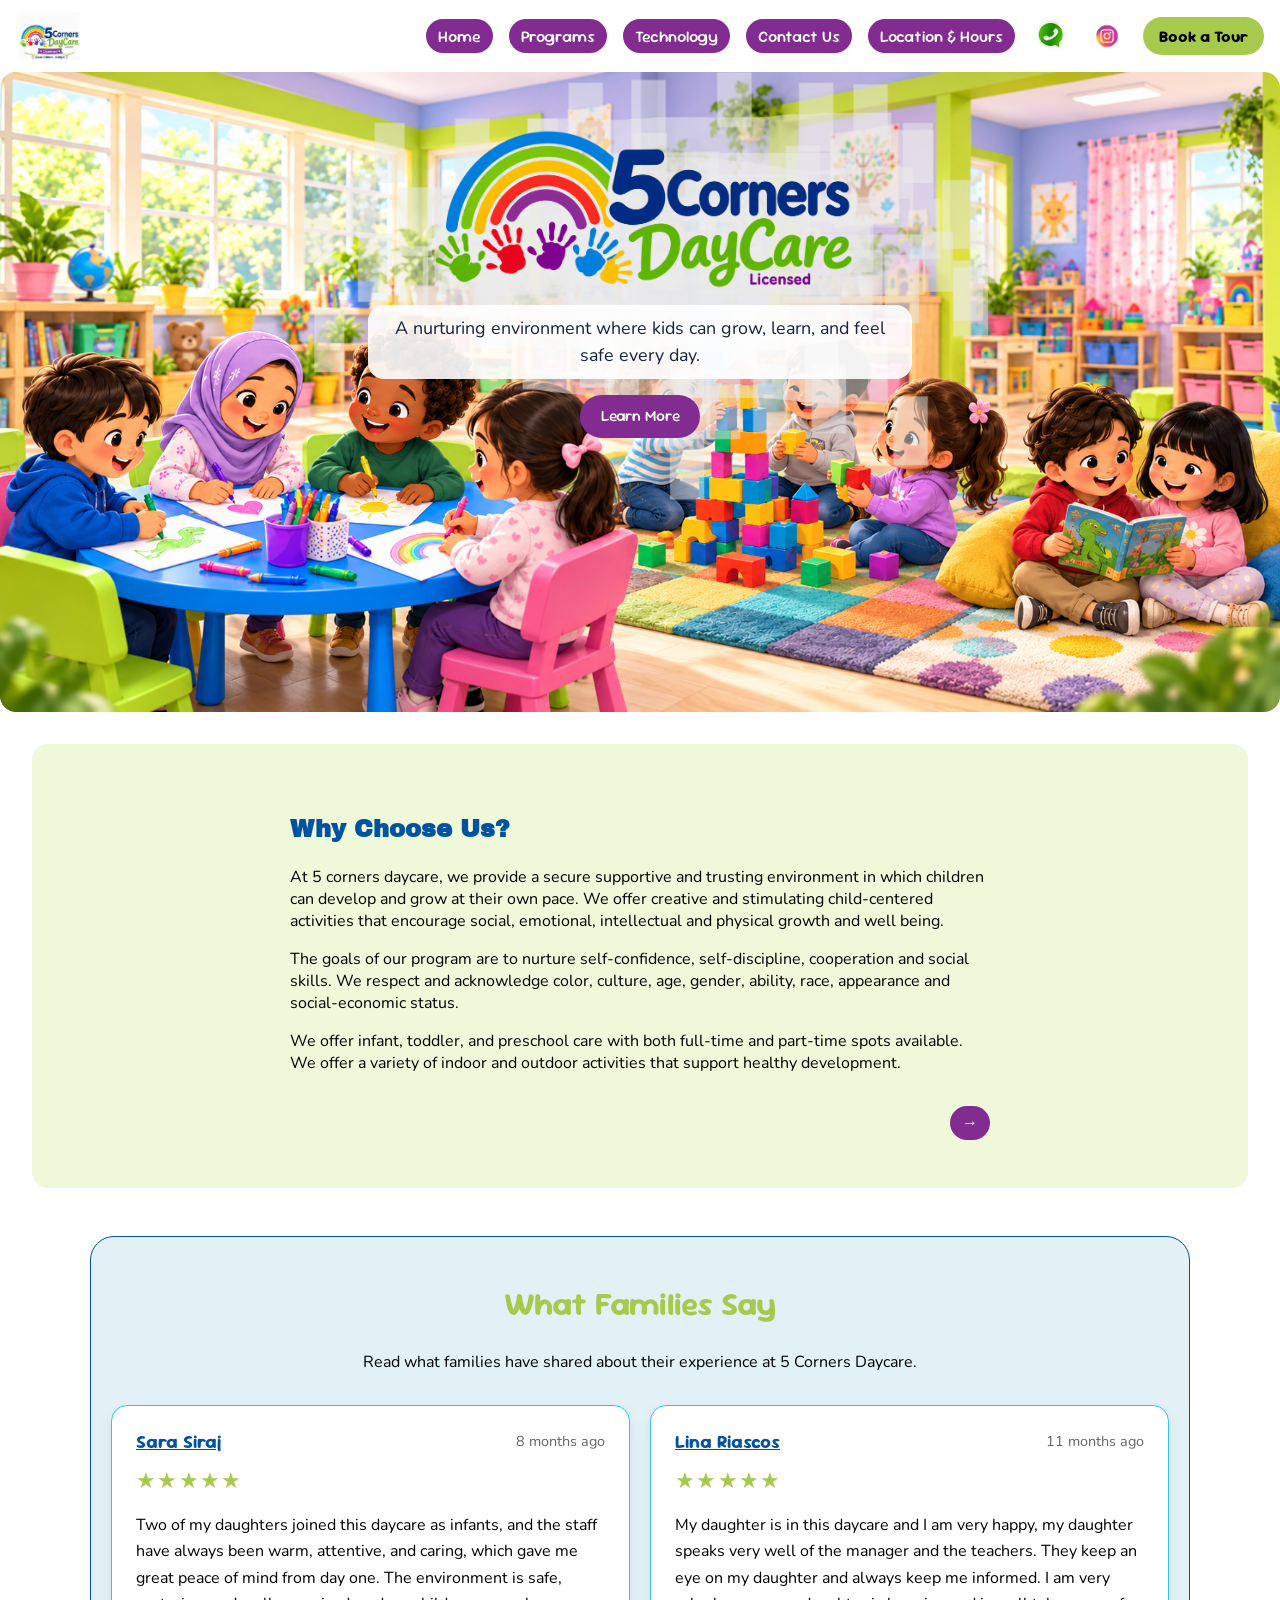
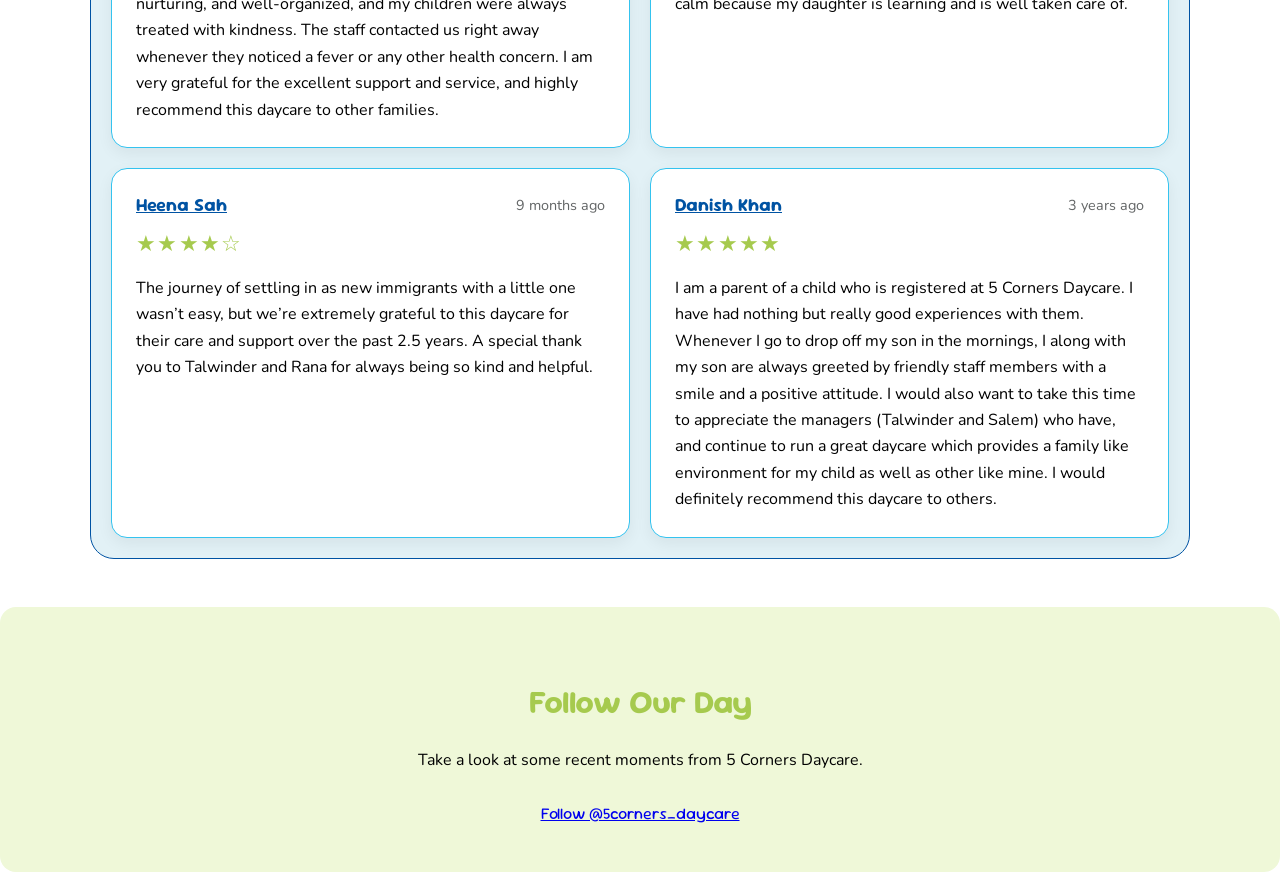
<file: index.html>
<!doctype html>
<!--Tells the browser the document type-->
<html lang="en">
  <!--tells the browser the prefered language is english -->
  <head>
    <meta charset="utf-8" />
    <!--allows special characters-->
    <meta content="width=device-width, initial-scale=1" name="viewport" />
    <!--makes site responsive on phones and tablets -->
    <title>5CornersDaycare</title>
    <!--browser tab title -->
    <link href="css/styles.css" rel="stylesheet" />
    <!--connects css of styles for looks and colors-->
    <link href="css/layout.css" rel="stylesheet" />
    <!--connects css layout for the overall grids -->
    <!--connect google fonts-->
    <!--
        Fonts used:
        Archivo Black – Google Fonts: https://fonts.google.com/specimen/Archivo+Black
        Coming Soon – Google Fonts: https://fonts.google.com/specimen/Coming+Soon
        Sour Gummy – Google Fonts: https://fonts.google.com/specimen/Sour+Gummy
        Nunito – Google Fonts: https://fonts.google.com/specimen/Nunito
        -->
    <link href="https://fonts.googleapis.com" rel="preconnect" />
    <link crossorigin="" href="https://fonts.gstatic.com" rel="preconnect" />
    <link
      href="https://fonts.googleapis.com/css2?family=Archivo+Black&amp;family=Coming+Soon&amp;family=Nunito:ital,wght@0,200..1000;1,200..1000&amp;family=Sour+Gummy:ital,wght@0,100..900;1,100..900&amp;display=swap"
      rel="stylesheet"
    />
  </head>

  <body class="home-page">
    <!--FIXED TOP NAVIGATION BAR-->
    <header class="navbar">
      <div class="topbar-inner">
        <button class="menu-toggle" aria-label="Open menu">☰</button>
        <!-- inner container to control width and alignment -->
        <!-- LOGO -->
        <a class="logo" href="index.html">
          <!--clicking it returns to home-->
          <img alt="5 corners daycare logo" src="img/logo.jpg" />
          <!--logo image-->
        </a>
        <!-- NAVIGATION -->
        <nav class="nav">
          <a href="index.html">Home</a>
          <a href="programs.html">Programs</a>
          <a href="technology.html">Technology</a>
          <a href="contact.html">Contact Us</a>
          <a href="location.html">Location &amp; Hours</a>

          <!-- WhatsApp -->
          <a
            class="nav-social"
            href="https://wa.me/16044965050"
            target="_blank"
            rel="noopener"
            aria-label="Message 5 Corners Daycare on WhatsApp"
          >
            <img src="img/whatsapp_icon.png" alt="" />
          </a>

          <!-- Instagram -->
          <a
            class="nav-social"
            href="https://www.instagram.com/5corners_daycare/"
            target="_blank"
            rel="noopener"
            aria-label="5 Corners Daycare on Instagram"
          >
            <img src="img/icon_insta.webp" alt="" />
          </a>

          <!-- Book a Tour -->
          <a class="tour-button" href="contact.html">Book a Tour</a>
        </nav>
      </div>
    </header>
    <!--Home Page-->
    <main>
      <section class="daycare-hero" id="home">
        <div class="daycare-hero-content">
          <h1 class="daycare-logo-heading">
            <img
              src="img/title.png"
              alt="5 Corners Daycare"
              class="daycare-hero-logo"
            />
          </h1>

          <p class="daycare-hero-tagline">
            A nurturing environment where kids can grow, learn, and feel safe
            every day.
          </p>

          <a class="button button-large" href="#about">Learn More</a>
        </div>

        <img
          src="img/banner.png"
          alt="Children drawing, building blocks, and reading together in a colourful classroom"
          class="daycare-hero-banner"
          fetchpriority="high"
        />
      </section>
      <section
        id="about"
        class="about-deck element"
        aria-label="About Us slide deck"
      >
        <div class="deck" role="region" aria-label="About slides">
          <!-- SLIDE 1 of the about us general info-->
          <article id="about-1" class="deck-slide">
            <div class="slide-content">
              <h3>Why Choose Us?</h3>

              <p>
                At 5 corners daycare, we provide a secure supportive and
                trusting environment in which children can develop and grow at
                their own pace. We offer creative and stimulating child-centered
                activities that encourage social, emotional, intellectual and
                physical growth and well being.
              </p>

              <p>
                The goals of our program are to nurture self-confidence,
                self-discipline, cooperation and social skills. We respect and
                acknowledge color, culture, age, gender, ability, race,
                appearance and social-economic status.
              </p>

              <p>
                We offer infant, toddler, and preschool care with both full-time
                and part-time spots available. We offer a variety of indoor and
                outdoor activities that support healthy development.
              </p>
            </div>

            <!--the arrow that goes to next slide-->
            <div class="slide-nav">
              <span class="slide-spacer"></span>
              <a class="button" href="#about-2" aria-label="Next slide">→</a>
            </div>
          </article>

          <!-- SLIDE 2 missions staff -->
          <article id="about-2" class="deck-slide">
            <div class="slide-content">
              <h3>Licensed Staff &amp; Support</h3>
              <p>The new 5Corners Daycare provides licensed:</p>
              <ul>
                <li>ECE Teachers</li>
                <li>nfant and toddler Staff</li>
              </ul>
              <p>In a clean, safe and secure environment.</p>
            </div>

            <!--the arrow that goes to next slide and back-->
            <div class="slide-nav">
              <a class="button" href="#about-1" aria-label="Previous slide"
                >←</a
              >
              <a class="button" href="#about-3" aria-label="Next slide">→</a>
            </div>
          </article>

          <!-- SLIDE 3  activities and programs-->
          <article id="about-3" class="deck-slide">
            <div class="slide-content">
              <h3>Activities and Programs</h3>
              <p>Engage in Learning Activities. We have a no screen policy.</p>
              <p>
                s We offer a variety of indoor and outdoor activities that
                support healthy development. Cognitive learning that is age
                appropriate and helps to develop fine motor skills.
              </p>
              <p>
                Our programs include 0-12 years multi age group and 3-5 years
                group daycare, full time or part time, drop off and pick up
                available to Forsythe Elementary School.
              </p>

              <div class="cta-row">
                <a class="button" href="programs.html">View Programs</a>
              </div>
            </div>

            <div class="slide-nav">
              <a class="button" href="#about-2" aria-label="Previous slide"
                >←</a
              >
              <a class="button" href="#about-4" aria-label="Next slide">→</a>
            </div>
          </article>

          <!-- SLIDE 4  links to contact us and urge to register -->
          <article id="about-4" class="deck-slide">
            <div class="slide-content">
              <h3>Tour &amp; Register</h3>
              <p>
                Space is filling fast so drop by and tour our facility and
                register your child today.
              </p>

              <div class="cta-row">
                <a class="button" href="contact.html">Book a Tour</a>
                <a class="button" href="contact.html">Register Now</a>
              </div>
            </div>

            <div class="slide-nav">
              <a class="button" href="#about-3" aria-label="Previous slide"
                >←</a
              >
              <span class="slide-spacer"></span>
            </div>
          </article>
        </div>
      </section>
      <section class="reviews-section element" aria-label="Google reviews">
        <div class="reviews-heading">
          <h2>What Families Say</h2>
          <p>
            Read what families have shared about their experience at 5 Corners
            Daycare.
          </p>
        </div>

        <div class="reviews-grid">
          <article class="review-card">
            <div class="review-top">
              <a
                class="review-name"
                href="https://www.google.com/maps/contrib/116345247298012062566/reviews?hl=en"
                target="_blank"
                rel="noopener"
              >
                Sara Siraj
              </a>

              <span class="review-date">8 months ago</span>
            </div>

            <div class="review-stars" aria-label="5 out of 5 stars">★★★★★</div>

            <p>
              Two of my daughters joined this daycare as infants, and the staff
              have always been warm, attentive, and caring, which gave me great
              peace of mind from day one. The environment is safe, nurturing,
              and well-organized, and my children were always treated with
              kindness. The staff contacted us right away whenever they noticed
              a fever or any other health concern. I am very grateful for the
              excellent support and service, and highly recommend this daycare
              to other families.
            </p>
          </article>

          <article class="review-card">
            <div class="review-top">
              <a
                class="review-name"
                href="https://www.google.com/maps/contrib/109992082935573981299/reviews?hl=en"
                target="_blank"
                rel="noopener"
              >
                Lina Riascos
              </a>

              <span class="review-date">11 months ago</span>
            </div>

            <div class="review-stars" aria-label="5 out of 5 stars">★★★★★</div>

            <p>
              My daughter is in this daycare and I am very happy, my daughter
              speaks very well of the manager and the teachers. They keep an eye
              on my daughter and always keep me informed. I am very calm because
              my daughter is learning and is well taken care of.
            </p>
          </article>

          <article class="review-card">
            <div class="review-top">
              <a
                class="review-name"
                href="https://www.google.com/maps/contrib/101239219402613164386/reviews?hl=en"
                target="_blank"
                rel="noopener"
              >
                Heena Sah
              </a>

              <span class="review-date">9 months ago</span>
            </div>

            <div class="review-stars" aria-label="4 out of 5 stars">★★★★☆</div>

            <p>
              The journey of settling in as new immigrants with a little one
              wasn’t easy, but we’re extremely grateful to this daycare for
              their care and support over the past 2.5 years. A special thank
              you to Talwinder and Rana for always being so kind and helpful.
            </p>
          </article>

          <article class="review-card">
            <div class="review-top">
              <a
                class="review-name"
                href="https://www.google.com/maps/contrib/113419792854009789412/reviews?hl=en"
                target="_blank"
                rel="noopener"
              >
                Danish Khan
              </a>

              <span class="review-date">3 years ago</span>
            </div>

            <div class="review-stars" aria-label="5 out of 5 stars">★★★★★</div>

            <p>
              I am a parent of a child who is registered at 5 Corners Daycare. I
              have had nothing but really good experiences with them. Whenever I
              go to drop off my son in the mornings, I along with my son are
              always greeted by friendly staff members with a smile and a
              positive attitude. I would also want to take this time to
              appreciate the managers (Talwinder and Salem) who have, and
              continue to run a great daycare which provides a family like
              environment for my child as well as other like mine. I would
              definitely recommend this daycare to others.
            </p>
          </article>
        </div>
      </section>

      <section class="instagram-section" aria-label="Instagram posts">
        <div class="instagram-heading">
          <h2>Follow Our Day</h2>
          <p>Take a look at some recent moments from 5 Corners Daycare.</p>
        </div>

        <!-- Automatically updating Instagram feed -->
        <script src="https://elfsightcdn.com/platform.js" async></script>
        <div
          class="elfsight-app-d63a986e-eeee-42c4-8522-5ca8f86cb0ae"
          data-elfsight-app-lazy
        ></div>

        <div class="instagram-action">
          <a
            class="tour-button"
            href="https://www.instagram.com/5corners_daycare/"
            target="_blank"
            rel="noopener"
          >
            Follow @5corners_daycare
          </a>
        </div>
      </section>
    </main>
    <script>
      const menuButton = document.querySelector(".menu-toggle");
      const nav = document.querySelector(".nav");

      menuButton.addEventListener("click", () => {
        nav.classList.toggle("active");
      });
    </script>
  </body>
</html>
</file>
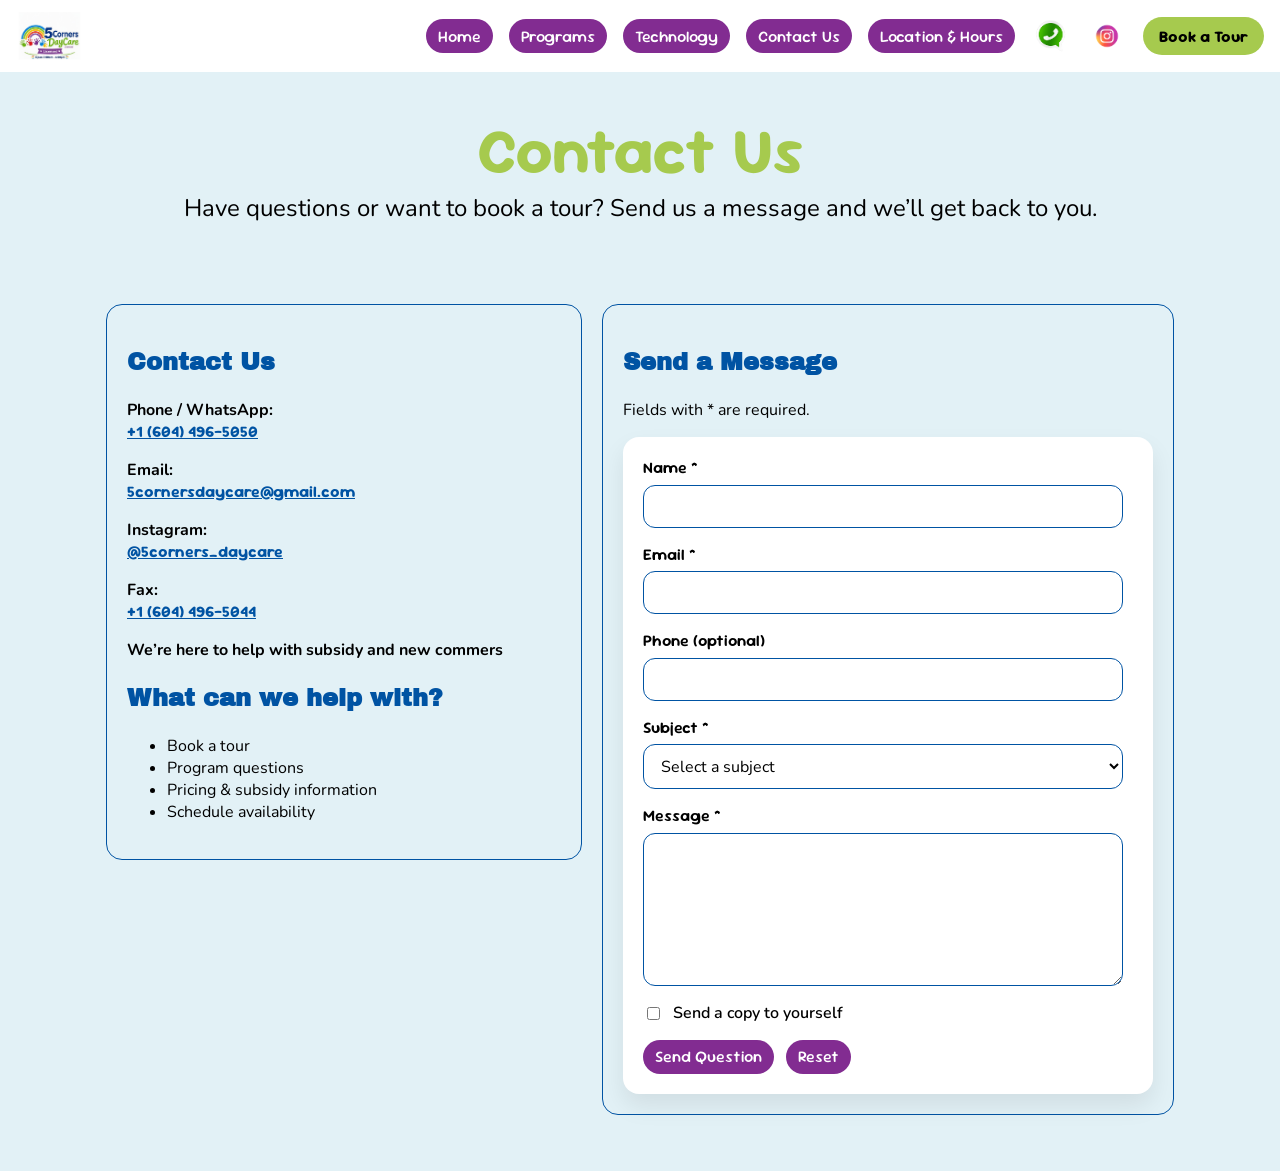
<file: contact.html>
<!doctype html>
<html lang="en">
  <head>
    <meta charset="UTF-8" />
    <meta name="viewport" content="width=device-width, initial-scale=1" />
    <title>5CornersDaycare</title>
    <link rel="stylesheet" href="css/styles.css" />
    <link rel="stylesheet" href="css/layout.css" />
    <link rel="preconnect" href="https://fonts.googleapis.com" />
    <link rel="preconnect" href="https://fonts.gstatic.com" crossorigin />
    <link
      href="https://fonts.googleapis.com/css2?family=Archivo+Black&family=Coming+Soon&family=Nunito:ital,wght@0,200..1000;1,200..1000&family=Sour+Gummy:ital,wght@0,100..900;1,100..900&display=swap"
      rel="stylesheet"
    />
  </head>

  <body id="top" class="contacts-page">
    <!--FIXED TOP NAVIGATION BAR-->
    <header class="navbar">
      <div class="topbar-inner">
        <button class="menu-toggle" aria-label="Open menu">☰</button>
        <!-- inner container to control width and alignment -->

        <!-- LOGO -->
        <a href="index.html" class="logo">
          <!--clicking it returns to home-->
          <img src="img/logo.jpg" alt="5 corners daycare logo" />
          <!--logo image-->
        </a>

        <!-- NAVIGATION -->
        <nav class="nav">
          <a href="index.html">Home</a>
          <a href="programs.html">Programs</a>
          <a href="technology.html">Technology</a>
          <a href="contact.html">Contact Us</a>
          <a href="location.html">Location &amp; Hours</a>

          <!-- WhatsApp -->
          <a
            class="nav-social"
            href="https://wa.me/16044965050"
            target="_blank"
            rel="noopener"
            aria-label="Message 5 Corners Daycare on WhatsApp"
          >
            <img src="img/whatsapp_icon.png" alt="" />
          </a>

          <!-- Instagram -->
          <a
            class="nav-social"
            href="https://www.instagram.com/5corners_daycare/"
            target="_blank"
            rel="noopener"
            aria-label="5 Corners Daycare on Instagram"
          >
            <img src="img/icon_insta.webp" alt="" />
          </a>

          <!-- Book a Tour -->
          <a class="tour-button" href="contact.html">Book a Tour</a>
        </nav>
      </div>
    </header>

    <main class="container">
      <!-- page heading -->
      <h2 class="hero">Contact Us</h2>
      <p class="lead">
        Have questions or want to book a tour? Send us a message and we’ll get
        back to you.
      </p>

      <section class="contact-layout" aria-label="Contact layout">
        <!-- LEFT SIDE: quick info -->
        <section class="element contact-info" aria-label="Contact information">
          <h3>Contact Us</h3>

          <p>
            <strong>Phone / WhatsApp:</strong><br />
            <a
              class="intext-link"
              href="https://wa.me/16044965050"
              target="_blank"
            >
              +1 (604) 496-5050
            </a>
          </p>

          <p>
            <strong>Email:</strong><br />
            <a class="intext-link" href="mailto:5cornersdaycare@gmail.com">
              5cornersdaycare@gmail.com
            </a>
          </p>

          <p>
            <strong>Instagram:</strong><br />
            <a
              class="intext-link"
              href="https://www.instagram.com/5corners_daycare/"
              target="_blank"
            >
              @5corners_daycare
            </a>
          </p>

          <p>
            <strong>Fax:</strong><br />
            <a
              class="intext-link"
              href="https://wa.me/16044965044"
              target="_blank"
            >
              +1 (604) 496-5044
            </a>
          </p>

          <p>
            <strong>We’re here to help with subsidy and new commers</strong
            ><br />
          </p>

          <h3>What can we help with?</h3>

          <ul>
            <li>Book a tour</li>
            <li>Program questions</li>
            <li>Pricing &amp; subsidy information</li>
            <li>Schedule availability</li>
          </ul>
        </section>

        <!-- RIGHT SIDE: form -->
        <section class="element contact-form" aria-label="Contact form">
          <h3>Send a Message</h3>
          <p class="muted">Fields with * are required.</p>

          <form
            class="payment-form"
            action="mailto:5cornersdaycare@gmail.com"
            method="post"
            enctype="text/plain"
          >
            <div class="field">
              <label for="parent-name">Name *</label>
              <input
                type="text"
                id="parent-name"
                name="parent-name"
                autocomplete="name"
                required
              />
            </div>

            <div class="field">
              <label for="email">Email *</label>
              <input
                type="email"
                id="email"
                name="email"
                autocomplete="email"
                required
              />
            </div>

            <div class="field">
              <label for="phone">Phone (optional)</label>
              <input type="tel" id="phone" name="phone" autocomplete="tel" />
            </div>

            <div class="field">
              <label for="subject">Subject *</label>
              <select id="subject" name="subject" required>
                <option value="" disabled selected>Select a subject</option>
                <option value="Book a Tour">Book a Tour</option>
                <option value="Program Information">
                  Ask About Our Programs
                </option>
                <option value="Rates and Fees">Rates and Fees</option>
                <option value="Infant and Toddler Care">
                  Infant and Toddler Care
                </option>
                <option value="Before and After School Care">
                  Before and After School Care
                </option>
                <option value="Pick-up and Drop-off">
                  Pick-up and Drop-off
                </option>
                <option value="Availability and Registration">
                  Availability and Registration
                </option>
                <option value="Other">Other Inquiry</option>
              </select>
            </div>

            <div class="field">
              <label for="message">Message *</label>
              <textarea
                id="message"
                name="message"
                rows="6"
                required
              ></textarea>
            </div>

            <div class="field checkbox-row">
              <input type="checkbox" id="copy" name="copy" />
              <label for="copy"> Send a copy to yourself </label>
            </div>

            <div class="form-actions">
              <button class="button" type="submit">Send Question</button>
              <input class="button" type="reset" value="Reset" />
            </div>
          </form>
        </section>
      </section>
    </main>
    <script>
      const menuButton = document.querySelector(".menu-toggle");
      const nav = document.querySelector(".nav");

      menuButton.addEventListener("click", () => {
        nav.classList.toggle("active");
      });
    </script>
  </body>
</html>
</file>
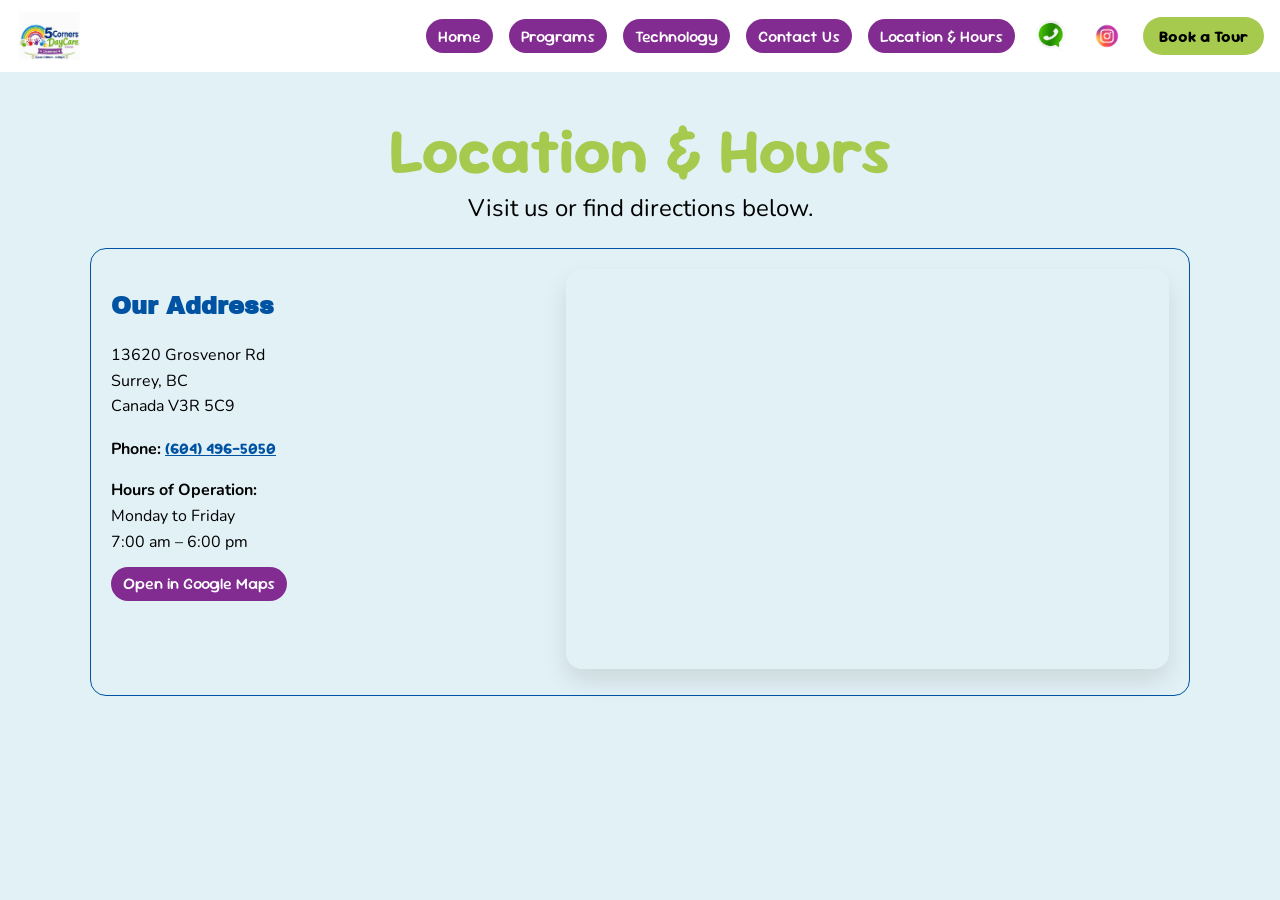
<file: location.html>
<!doctype html>

<html lang="en">
  <head>
    <meta charset="utf-8" />
    <meta content="width=device-width, initial-scale=1" name="viewport" />
    <title>5CornersDaycare</title>
    <link href="css/styles.css" rel="stylesheet" />
    <link href="css/layout.css" rel="stylesheet" />
    <link href="https://fonts.googleapis.com" rel="preconnect" />
    <link crossorigin="" href="https://fonts.gstatic.com" rel="preconnect" />
    <link
      href="https://fonts.googleapis.com/css2?family=Archivo+Black&amp;family=Coming+Soon&amp;family=Nunito:ital,wght@0,200..1000;1,200..1000&amp;family=Sour+Gummy:ital,wght@0,100..900;1,100..900&amp;display=swap"
      rel="stylesheet"
    />
  </head>
  <body class="location-page" id="top">
    <!--FIXED TOP NAVIGATION BAR-->
    <header class="navbar">
      <div class="topbar-inner">
        <button class="menu-toggle" aria-label="Open menu">☰</button>
        <!-- inner container to control width and alignment -->
        <!-- LOGO -->
        <a class="logo" href="index.html">
          <!--clicking it returns to home-->
          <img alt="5 corners daycare logo" src="img/logo.jpg" />
          <!--logo image-->
        </a>
        <!-- NAVIGATION -->
        <nav class="nav">
          <a href="index.html">Home</a>
          <a href="programs.html">Programs</a>
          <a href="technology.html">Technology</a>
          <a href="contact.html">Contact Us</a>
          <a href="location.html">Location &amp; Hours</a>

          <!-- WhatsApp -->
          <a
            class="nav-social"
            href="https://wa.me/16044965050"
            target="_blank"
            rel="noopener"
            aria-label="Message 5 Corners Daycare on WhatsApp"
          >
            <img src="img/whatsapp_icon.png" alt="" />
          </a>

          <!-- Instagram -->
          <a
            class="nav-social"
            href="https://www.instagram.com/5corners_daycare/"
            target="_blank"
            rel="noopener"
            aria-label="5 Corners Daycare on Instagram"
          >
            <img src="img/icon_insta.webp" alt="" />
          </a>

          <!-- Book a Tour -->
          <a class="tour-button" href="contact.html">Book a Tour</a>
        </nav>
      </div>
    </header>
    <main class="container">
      <h2 class="hero">Location &amp; Hours</h2>
      <p class="lead">Visit us or find directions below.</p>
      <section class="element location-layout">
        <!-- LEFT SIDE: Address Info -->
        <div class="location-info">
          <h3>Our Address</h3>
          <p>
            13620 Grosvenor Rd<br />
            Surrey, BC<br />
            Canada V3R 5C9
          </p>
          <p>
            <strong>Phone:</strong>
            <a class="intext-link" href="tel:+16044965050">(604) 496-5050</a>
          </p>
          <p>
            <strong>Hours of Operation:</strong><br />
            Monday to Friday<br />
            7:00 am – 6:00 pm
          </p>
          <p>
            <a
              class="button"
              href="https://www.google.com/maps/search/?api=1&amp;query=13620+Grosvenor+Rd+Surrey+BC+Canada+V3R+5C9"
              target="_blank"
            >
              Open in Google Maps
            </a>
          </p>
        </div>
        <!-- RIGHT SIDE: Embedded Map -->
        <div class="location-map">
          <iframe
            allowfullscreen=""
            class="map-embed"
            loading="lazy"
            src="https://www.google.com/maps?q=13620+Grosvenor+Rd+Surrey+BC+Canada+V3R+5C9&amp;output=embed"
            style="border: 0"
          >
          </iframe>
        </div>
      </section>
    </main>
    <script>
      const menuButton = document.querySelector(".menu-toggle");
      const nav = document.querySelector(".nav");

      menuButton.addEventListener("click", () => {
        nav.classList.toggle("active");
      });
    </script>
  </body>
</html>
</file>
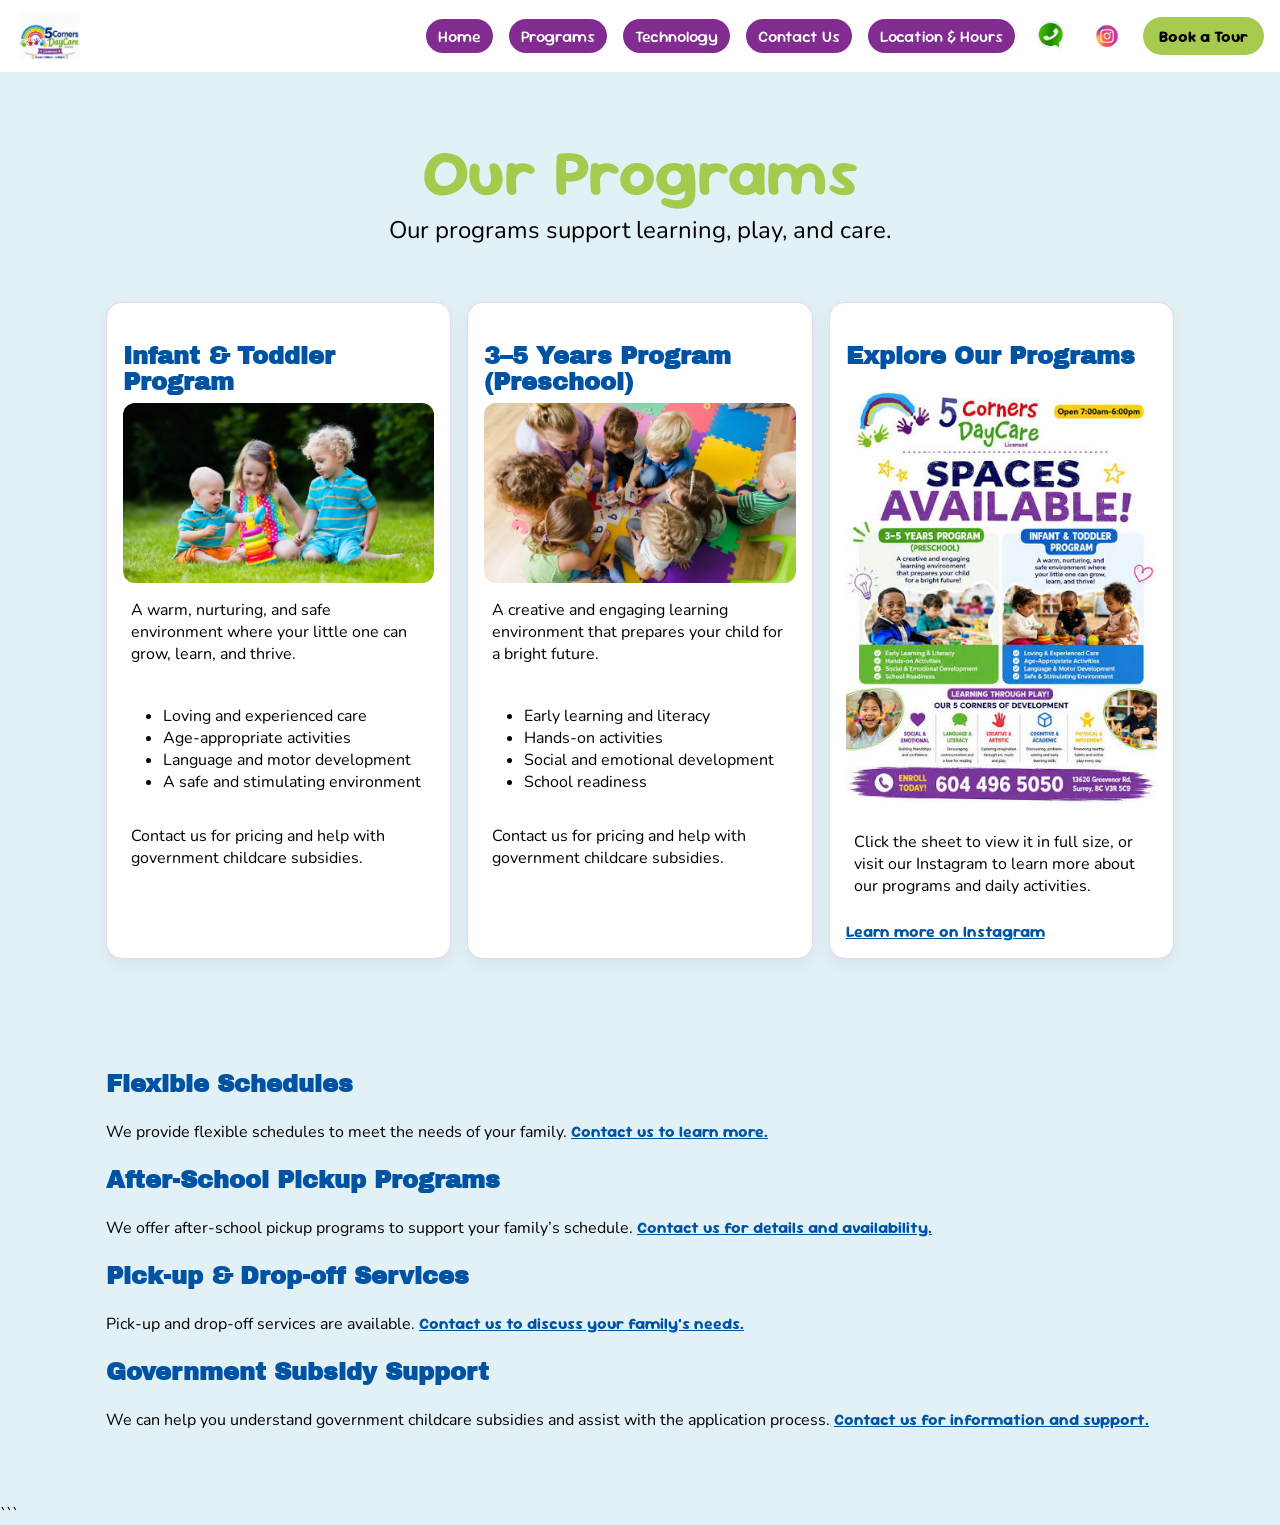
<file: programs.html>
Replace your entire **programs.html** with this: ```html
<!doctype html>
<html lang="en">
  <head>
    <meta charset="utf-8" />
    <meta content="width=device-width, initial-scale=1" name="viewport" />
    <title>5CornersDaycare</title>
    <link href="css/styles.css" rel="stylesheet" />
    <link href="css/layout.css" rel="stylesheet" />
    <link href="https://fonts.googleapis.com" rel="preconnect" />
    <link crossorigin="" href="https://fonts.gstatic.com" rel="preconnect" />
    <link
      href="https://fonts.googleapis.com/css2?family=Archivo+Black&amp;family=Coming+Soon&amp;family=Nunito:ital,wght@0,200..1000;1,200..1000&amp;family=Sour+Gummy:ital,wght@0,100..900;1,100..900&amp;display=swap"
      rel="stylesheet"
    />
  </head>

  <body class="programs-page" id="top">
    <!-- FIXED TOP NAVIGATION BAR -->
    <header class="navbar">
      <div class="topbar-inner">
        <button class="menu-toggle" aria-label="Open menu">☰</button>

        <!-- LOGO -->
        <a class="logo" href="index.html">
          <img alt="5 Corners Daycare logo" src="img/logo.jpg" />
        </a>

        <!-- NAVIGATION -->
        <nav class="nav">
          <a href="index.html">Home</a>
          <a href="programs.html">Programs</a>
          <a href="technology.html">Technology</a>
          <a href="contact.html">Contact Us</a>
          <a href="location.html">Location &amp; Hours</a>

          <!-- WhatsApp -->
          <a
            class="nav-social"
            href="https://wa.me/16044965050"
            target="_blank"
            rel="noopener"
            aria-label="Message 5 Corners Daycare on WhatsApp"
          >
            <img src="img/whatsapp_icon.png" alt="" />
          </a>

          <!-- Instagram -->
          <a
            class="nav-social"
            href="https://www.instagram.com/5corners_daycare/"
            target="_blank"
            rel="noopener"
            aria-label="5 Corners Daycare on Instagram"
          >
            <img src="img/icon_insta.webp" alt="" />
          </a>

          <!-- Book a Tour -->
          <a class="tour-button" href="contact.html">Book a Tour</a>
        </nav>
      </div>
    </header>

    <main class="container">
      <h2 class="hero">Our Programs</h2>
      <p class="lead">Our programs support learning, play, and care.</p>

      <!-- MAIN PROGRAMS -->
      <section aria-label="Program listings" class="product-grid">
        <!-- Infant and Toddler Program -->
        <article class="program-card">
          <h3 class="program-title">Infant &amp; Toddler Program</h3>

          <img
            alt="Infant and toddler play area"
            class="programs-img"
            src="img/infant-toddler.jpg"
          />

          <p class="program-info">
            A warm, nurturing, and safe environment where your little one can
            grow, learn, and thrive.
          </p>

          <ul>
            <li>Loving and experienced care</li>
            <li>Age-appropriate activities</li>
            <li>Language and motor development</li>
            <li>A safe and stimulating environment</li>
          </ul>

          <p class="program-info">
            Contact us for pricing and help with government childcare subsidies.
          </p>
        </article>

        <!-- Preschool Program -->
        <article class="program-card">
          <h3 class="program-title">3–5 Years Program (Preschool)</h3>

          <img
            alt="Preschool children doing creative activities"
            class="programs-img"
            src="img/preschool.webp"
          />

          <p class="program-info">
            A creative and engaging learning environment that prepares your
            child for a bright future.
          </p>

          <ul>
            <li>Early learning and literacy</li>
            <li>Hands-on activities</li>
            <li>Social and emotional development</li>
            <li>School readiness</li>
          </ul>

          <p class="program-info">
            Contact us for pricing and help with government childcare subsidies.
          </p>
        </article>

        <!-- Program Information Sheet -->
        <article class="program-card">
          <h3 class="program-title">Explore Our Programs</h3>

          <a
            href="img/programs_sheet.jfif"
            target="_blank"
            rel="noopener"
            aria-label="Open our program sheet in full size"
          >
            <img
              src="img/programs_sheet.jfif"
              alt="5 Corners Daycare program information sheet"
              style="width: 100%; max-width: 100%; height: auto"
            />
          </a>

          <p class="program-info">
            Click the sheet to view it in full size, or visit our Instagram to
            learn more about our programs and daily activities.
          </p>

          <a
            class="intext-link"
            href="https://www.instagram.com/5corners_daycare/"
            target="_blank"
            rel="noopener"
          >
            Learn more on Instagram
          </a>
        </article>
      </section>

      <!-- ADDITIONAL SERVICES -->
      <section class="program-schedule-info">
        <h3>Flexible Schedules</h3>
        <p>
          We provide flexible schedules to meet the needs of your family.
          <a href="contact.html" class="intext-link">
            Contact us to learn more.
          </a>
        </p>

        <h3>After-School Pickup Programs</h3>
        <p>
          We offer after-school pickup programs to support your family’s
          schedule.
          <a href="contact.html" class="intext-link">
            Contact us for details and availability.
          </a>
        </p>

        <h3>Pick-up &amp; Drop-off Services</h3>
        <p>
          Pick-up and drop-off services are available.
          <a href="contact.html" class="intext-link">
            Contact us to discuss your family’s needs.
          </a>
        </p>

        <h3>Government Subsidy Support</h3>
        <p>
          We can help you understand government childcare subsidies and assist
          with the application process.
          <a href="contact.html" class="intext-link">
            Contact us for information and support.
          </a>
        </p>
      </section>
    </main>

    <script>
      const menuButton = document.querySelector(".menu-toggle");
      const nav = document.querySelector(".nav");

      menuButton.addEventListener("click", () => {
        nav.classList.toggle("active");
      });
    </script>
  </body>
</html>
```
</file>
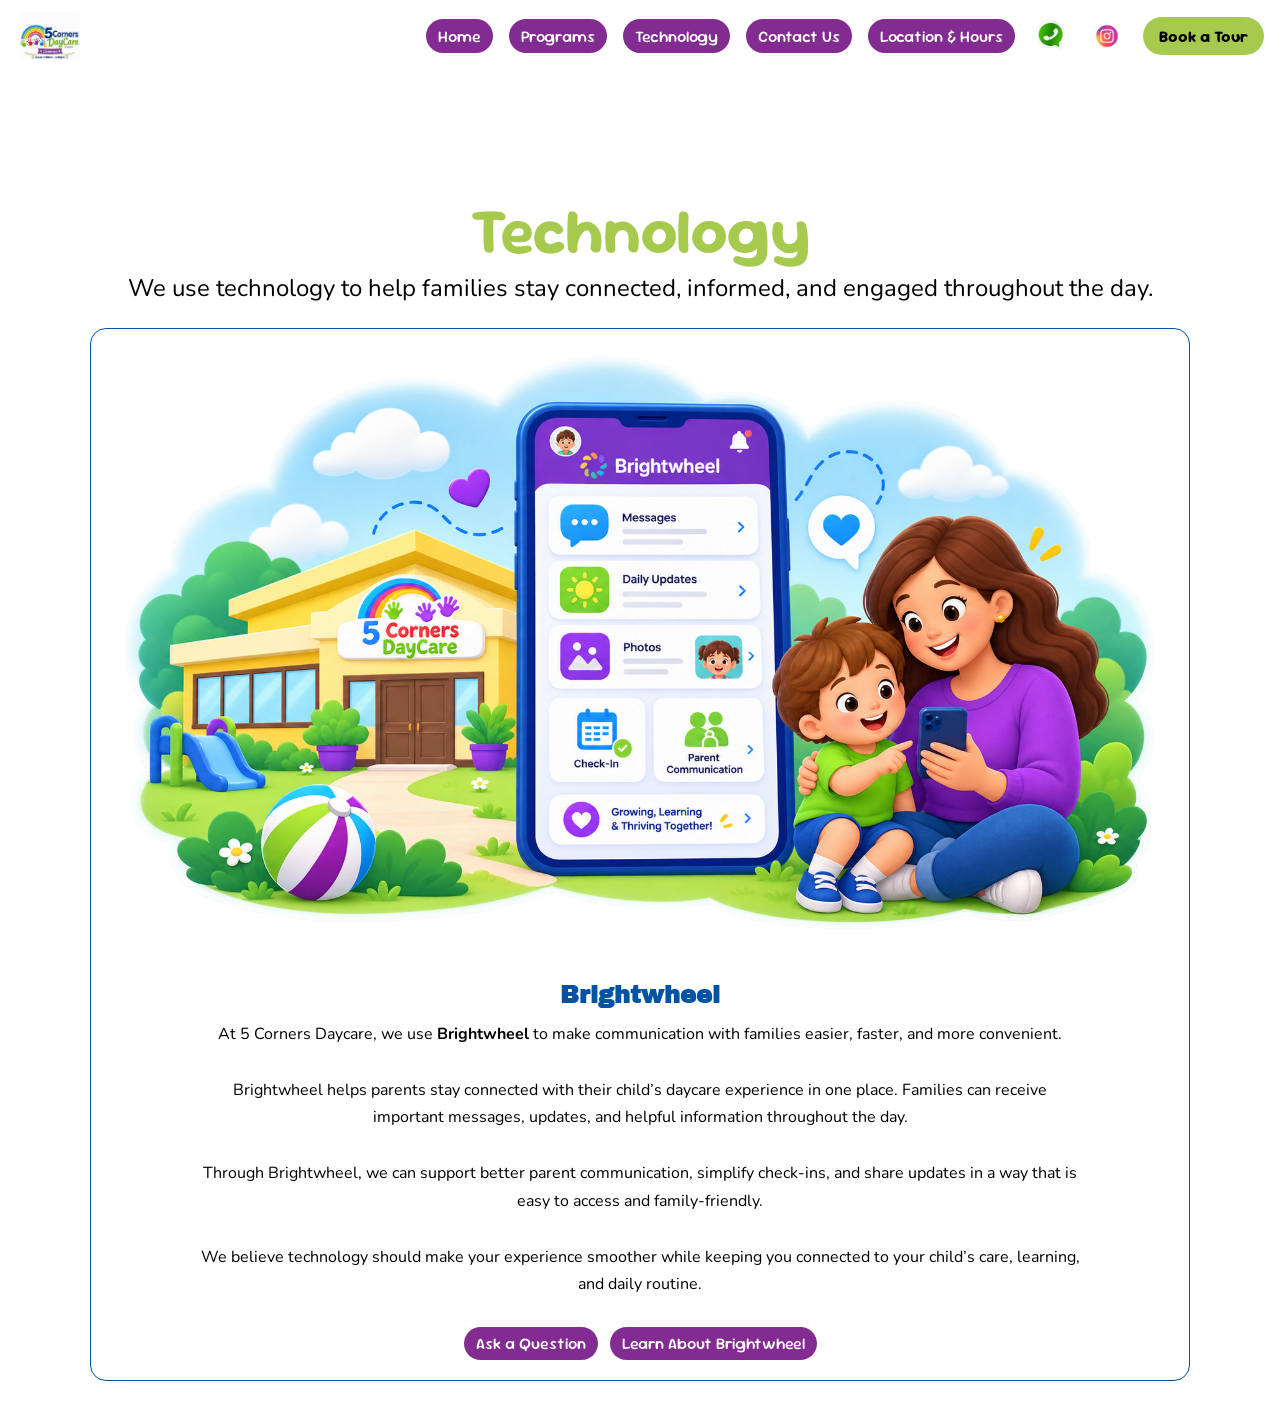
<file: technology.html>
<!doctype html>
<html lang="en">
  <head>
    <meta charset="UTF-8" />
    <meta name="viewport" content="width=device-width, initial-scale=1" />
    <title>5CornersDaycare</title>
    <link rel="stylesheet" href="css/styles.css" />
    <link rel="stylesheet" href="css/layout.css" />

    <link rel="preconnect" href="https://fonts.googleapis.com" />
    <link rel="preconnect" href="https://fonts.gstatic.com" crossorigin />
    <link
      href="https://fonts.googleapis.com/css2?family=Archivo+Black&family=Coming+Soon&family=Nunito:ital,wght@0,200..1000;1,200..1000&family=Sour+Gummy:ital,wght@0,100..900;1,100..900&display=swap"
      rel="stylesheet"
    />
  </head>

  <body id="top" class="technology-page">
    <!-- FIXED TOP NAVIGATION BAR -->
    <header class="navbar">
      <button class="menu-toggle" aria-label="Open menu">☰</button>
      <div class="topbar-inner">
        <!-- LOGO -->
        <a href="index.html" class="logo">
          <img src="img/logo.jpg" alt="5 corners daycare logo" />
        </a>

        <!-- NAVIGATION -->
        <nav class="nav">
          <a href="index.html">Home</a>
          <a href="programs.html">Programs</a>
          <a href="technology.html">Technology</a>
          <a href="contact.html">Contact Us</a>
          <a href="location.html">Location &amp; Hours</a>

          <!-- WhatsApp -->
          <a
            class="nav-social"
            href="https://wa.me/16044965050"
            target="_blank"
            rel="noopener"
            aria-label="Message 5 Corners Daycare on WhatsApp"
          >
            <img src="img/whatsapp_icon.png" alt="" />
          </a>

          <!-- Instagram -->
          <a
            class="nav-social"
            href="https://www.instagram.com/5corners_daycare/"
            target="_blank"
            rel="noopener"
            aria-label="5 Corners Daycare on Instagram"
          >
            <img src="img/icon_insta.webp" alt="" />
          </a>

          <!-- Book a Tour -->
          <a class="tour-button" href="contact.html">Book a Tour</a>
        </nav>
      </div>
    </header>

    <main class="container technology-main">
      <h2 class="hero">Technology</h2>
      <p class="lead">
        We use technology to help families stay connected, informed, and engaged
        throughout the day.
      </p>

      <section
        class="technology-layout element"
        aria-label="Brightwheel information"
      >
        <!-- VISUAL FIRST -->
        <div class="technology-visual">
          <img
            src="img/brightwheel.png"
            alt="Illustration showing Brightwheel communication between daycare and families"
          />
        </div>

        <!-- TEXT BELOW -->
        <div class="technology-text">
          <h3>Brightwheel</h3>

          <p>
            At 5 Corners Daycare, we use <strong>Brightwheel</strong> to make
            communication with families easier, faster, and more convenient.
          </p>

          <p>
            Brightwheel helps parents stay connected with their child’s daycare
            experience in one place. Families can receive important messages,
            updates, and helpful information throughout the day.
          </p>

          <p>
            Through Brightwheel, we can support better parent communication,
            simplify check-ins, and share updates in a way that is easy to
            access and family-friendly.
          </p>

          <p>
            We believe technology should make your experience smoother while
            keeping you connected to your child’s care, learning, and daily
            routine.
          </p>

          <div class="technology-actions">
            <a class="button" href="contact.html">Ask a Question</a>

            <a
              class="button"
              href="https://mybrightwheel.com/"
              target="_blank"
              rel="noopener"
            >
              Learn About Brightwheel
            </a>
          </div>
        </div>
      </section>
    </main>
    <script>
      const menuButton = document.querySelector(".menu-toggle");
      const nav = document.querySelector(".nav");

      menuButton.addEventListener("click", () => {
        nav.classList.toggle("active");
      });
    </script>
  </body>
</html>
</file>
<file: css/styles.css>
/* this css file is only for styling purposes and absolutely not for layout*/

/*
TYPOGRAPHY 
body, h1,2,3,4,p, li, label, input, button, a, code 
*/

/* basic text setup */
html {
  font-size: 100%; /* 16px default so everything is based on this */
  scroll-behavior: smooth;
}

/*for all the elements in body*/
body {
  font-family: "Nunito", sans-serif; /*standard fonts*/
  color: #000000; /* standard balck as fall back color */
  margin: 0;
}

/* h1 are always Archivo Black, Purple */
h1 {
  font-family: "Archivo Black", sans-serif; /*font*/
  color: #822c91; /*font color purple */
  font-size: 2.5rem; /*size of font relative to html or 16*/
}

/* h2 are always Sour Gummy, Bold, Green */
h2 {
  font-family: "Sour Gummy";
  color: #a6ca4e;
  font-size: 2rem;
  font-weight: 700; /*this makes it more bold */
}

/* h3 is always Archivo Black, Dark Blue */
h3 {
  font-family: "Archivo Black", sans-serif;
  color: #0053a3;
  font-size: 1.5rem;
}

/* h4 is always Sour Gummy, Bold, Black */
h4 {
  font-family: "Sour Gummy";
  font-size: 1.125rem;
  font-weight: 700;
}

/* Paragraphs are always Nunito and standard black  */
p {
  font-family: "Nunito", sans-serif;
  font-size: 1rem;
}

/* Lists are standard Nunito and black */
li {
  font-family: "Nunito", sans-serif;
  font-size: 1rem;
}

/* inline text elements are all fullback are nunito and black*/
label,
input,
button,
a {
  font-family: "Sour Gummy", sans-serif;
}

/* code block are always nunito black like standard */
code {
  font-family: "Nunito", sans-serif;
  font-size: 0.9rem;
}

.hero {
  text-align: center;
  margin-bottom: 0rem;
  font-size: 4rem;
  position: relative; /* creates a positioning context */
  overflow: hidden; /* hides layers that go outside */
  padding-top: 2rem; /* so content doesn't sit under navbar */
}

.hero1 {
  text-align: center;
  margin-bottom: 0rem;
  font-size: 4rem;
  position: relative; /* creates a positioning context */
  background: #e2f1f6; /*  light blue */
  min-height: 80vh; /* full screen */
  overflow: hidden; /* hides layers that go outside */
  padding-top: 7rem; /* so content doesn't sit under navbar */
}

/* Keep hero text ABOVE the scene */
.hero-inner {
  position: relative;
  z-index: 5; /* higher than the images */
}

.lead {
  text-align: center;
  font-size: 1.5rem;
  margin-top: 0;
}

.ratio {
  color: #a6ca4e;
  font-weight: 800;
}

.cost {
  color: #34c3ef;
  font-weight: 800;
}

h1.hero-title {
  margin-top: 2.4rem;
}

/* Updated hero subtitle to h2 to fix heading hierarchy error in index.html.
   Manually styled to match previous h4 appearance. */
h2.hero-subtitle {
  font-family: "Sour Gummy";
  font-size: 1.125rem;
  font-weight: 700;
  color: black;
}

.site-footer {
  position: relative;
  z-index: 10;
  text-align: center;
  padding: 1.5rem 1rem;
  margin-top: 2rem;

  background-color: #0053a3;
  color: #ffffff;

  border-top: 0.2rem solid #34c3ef;
}

/* footer links */
.site-footer a {
  color: #a6ca4e;
  text-decoration: none;
  font-weight: 700;
}

/* hover effect */
.site-footer a:hover,
.site-footer a:focus-visible {
  color: #ffffff;
  text-decoration: underline;
}

.site-footer p a {
  /* ADD apacing b/w links */
  margin: 0 0.35rem;
}

/*INTERACTIVE ELEMENTS*/

/*In-text-----------------------------------------------------------------------------------*/
/* In-text link are blue and change to purple */
.intext-link {
  color: #0053a3; /* font color  */
  text-decoration: underline; /* keep the underline as indication of the link */
  font-weight: 700; /* bold */
  transition: color 0.18s ease; /* learned this last year in iat 235*/ /*makes the transition smooth*/
}

.intext-link:hover,
.intext-link:focus-visible {
  color: #822c91; /* purple on hover  and stays when hovered*/
}

.intext-link:active {
  color: #34c3ef; /* light blue when pressed */
}

/*Buttons-----------------------------------------------------------------------------------*/
/* All buttons are purple and turn to blue with slight shaddow and transisitoon  */
.nav a,
.button,
button.button,
button {
  border-radius: 999rem; /* pill shape by curving raduis of edges  */
  text-decoration: none; /*removes the underline */
  font-weight: 500; /* semi bold */
  color: #ffffff; /*changes original black to white only for buttons */
  background-color: #822c91; /* purple bakcground changes to blue  */
  padding: 0.4rem 0.75rem; /* padding around for extra space for ease of reading */
  font-size: 1rem;
  border: none; /*to remove border off the sumbit and restart */

  transition:                      /*again transitions where leanred last year*/
    transform 0.18s ease,
    /*the ease makes the change in the color and hover more pleasant */
    background-color 0.18s ease,
    box-shadow 0.18s ease,
    color 0.18s ease;
}

/* Hover effects  */
.nav a:hover,
.button:hover,
button:hover,
.nav a:focus-visible,
.button:focus-visible,
button:focus-visible {
  background-color: #0053a3; /* changes background to dark blue */
  transform: translateY(-0.125rem) scale(1.03); /*makes it go up a little */
  box-shadow: 0 0.625rem 1.5rem rgba(0, 0, 0, 0.18); /*applies a very slight shadow for ui effects */
}

/* when pressed */
.nav a:active,
.button:active,
button:active {
  transform: scale(0.98); /* changes size to smaller as if pushing back */
  background-color: #34c3ef; /*color lighter blue */
}

/*INPUTS TEXT-----------------------------------------------------------------------------------*/
/* Only text-like inputs get the big full-width styling */
input:not([type="radio"]):not([type="checkbox"]):not([type="submit"]):not(
    [type="reset"]
  ):not([type="button"]),
textarea,
select {
  width: 100%;
  max-width: 30rem;
  font-family: "Nunito", sans-serif;
  font-size: 1rem;
  color: #000000;
  padding: 0.6rem 0.8rem;
  border-radius: 0.75rem;
  border: 0.12rem solid #0053a3;
  background-color: #ffffff;
  transition:
    border-color 0.18s ease,
    box-shadow 0.18s ease;
}

/* Input hover */
input:hover,
textarea :hover,
select:hover {
  border-color: #822c91; /*changes the border to purple */
}

/* Input focus keyboard and click */
input:focus,
textarea:focus,
select :focus {
  border-color: #34c3ef; /* changes the border to light blue */
  outline: none; /*removes the black outline */
  box-shadow: 0 0 0 0.2rem rgba(52, 195, 239, 0.35); /*applies a slight shadow for cool effects*/
}

/*LABELS-----------------------------------------------------------------------------------*/
/*labels for tbles and card info  no interactive effects */
label {
  font-weight: 600;
}

/*Radios-----------------------------------------------------------------------------------*/
/* Radios */
input[type="radio"] {
  accent-color: #822c91; /* purple check */
  transform: scale(1.1); /*scales up */
}

/* Radio hover feedback via label */
input[type="radio"] + label {
  cursor: pointer;
  font-family: "Nunito", sans-serif;
  transition: color 0.18s ease;
}

input[type="radio"] + label:hover,
input[type="radio"]:focus-visible + label {
  color: #0053a3; /* dark blue */
  outline: none;
}

input[type="radio"]:checked + label {
  color: #822c91; /* purple when selected */
  font-weight: 700;
}

/*IMAGES*/

/*Standard sizing for images */
img {
  max-width: 60%; /*all images are big so 60% is ideal size */
  height: auto; /*so it doesnt alter look */
  display: block;
  margin-bottom: 1rem;
}

/* IMAGERY GALLERY */
/*i used this tutorial for help https://www.w3schools.com/howto/howto_css_image_grid_responsive.asp*/
.imagery-grid {
  display: grid; /*displays as a grid */
  grid-template-columns: repeat(
    auto-fit,
    minmax(6.5rem, 1fr)
  ); /*makes each image fit into a box */
  gap: 0.75rem; /*adds gaps betwenn images */
}

.imagery-grid img {
  width: 100%; /*all the width and hieght auto*/
  aspect-ratio: 1 / 1; /* square images */
  object-fit: cover;
  border-radius: 0.75rem;
}

/* CONTENT IMAGES  */
/* Rounds or curves images inside articles */
article img,
.img-link {
  border-radius: 0.75rem;
}

/* IMAGE AS LINK*/
a .img-link {
  transition:
    transform 0.2s ease,
    box-shadow 0.2s ease;
  border-radius: 0.75rem;
}

/* Hover effects */
a:hover .img-link,
a:focus-visible .img-link {
  transform: translateY(-0.15rem) scale(1.02);
  box-shadow: 0 0.75rem 1.5rem rgba(0, 0, 0, 0.18);
  outline-offset: 0.25rem;
}

/* Active pressed */
a:active .img-link {
  transform: scale(0.98);
  box-shadow: 0 0.4rem 1rem rgba(0, 0, 0, 0.15);
}

article img {
  width: 100%;
  border-radius: 0.75rem;
  margin-top: 0.5rem;
  margin-bottom: 0.75rem;
}

.logo img {
  max-width: none; /* cancels the 60% rule */
  width: auto;
  margin-bottom: 0;
}

/*images scroll in horizontal galeery way */
.gallery-wrap {
  display: grid;
  grid-template-columns: auto 1fr auto;
  gap: 0.75rem;
  align-items: center;
}

/* Scroll container */
.gallery {
  display: flex;
  gap: 1rem;
  overflow-x: auto;
  scroll-snap-type: x;
  padding: 0.5rem;
  border-radius: 1rem;
  scroll-behavior: smooth;
}

/* Each slide */
.gallery-item {
  flex: 0 0 auto;
  width: min(40rem);
  scroll-snap-align: start;
}

.gallery-item img {
  width: 100%;
  display: block;
  border-radius: 1rem;
}

.programs-img {
  display: block; /* removes inline spacing */
  margin: 0 auto; /* centers horizontally */
}

.parallax-scene {
  position: fixed;
  inset: 0;
  z-index: 1;
  pointer-events: none;
  top: 0;
  left: 0;
  width: 100vw;
  height: 100vh;
}

.parallax-scene img {
  margin: 0; /* cancels global margin-bottom */
  display: block;
}

.parallax-scene .layer {
  position: absolute;
}

.hero-subtitle {
  margin-top: 0;
  margin-bottom: 0;
}
.hero-title {
  margin: 0;
}
.hero-badge {
  margin-bottom: 0;
  margin-top: 2rem;
}

/* CLOUDS */
.layer-cloud1 {
  top: 9%;
  left: 1%;
  width: 16rem;
  z-index: 3;
}
.layer-cloud3 {
  top: 8%;
  left: 23%;
  width: 14rem;
  z-index: 3;
}
.layer-cloud2 {
  top: 6%;
  left: 50%;
  width: 20rem;
  z-index: 3;
}
.layer-cloud4 {
  top: 15%;
  right: 0%;
  width: 13rem;
  z-index: 3;
}

/*BIRDS */
.layer-bird1 {
  top: 28%;
  left: 10%;
  width: 2rem;
  z-index: 2;
}
.layer-bird2 {
  top: 40%;
  left: 15%;
  width: 4rem;
  z-index: 2;
}
.layer-bird3 {
  top: 30%;
  right: 18%;
  width: 3rem;
  z-index: 2;
}

/*GROUND OBJECTS*/
.layer-road {
  bottom: 0;
  left: 50%;
  width: 100vw;
  height: 25vh; /* control thickness here */
  transform: translateX(-50%);
  object-fit: fill;
  max-width: none;
  z-index: 1;
}

.layer-daycare {
  bottom: 22%;
  left: 50%;
  transform: translateX(-50%);
  width: 34vw;
  z-index: 6;
}

.layer-bush1 {
  bottom: 22%;
  right: 26%;
  width: 6rem;
  z-index: 4;
}
.layer-bush2 {
  bottom: 22%;
  left: 23%;
  width: 9rem;
  z-index: 4;
}
.layer-ball {
  bottom: 20%;
  right: 22%;
  width: 2rem;
  z-index: 5;
}

@media (max-width: 48rem) {
  .layer-bush1,
  .layer-bush2 {
    transform: scale(0.75);
  }

  .layer-ball {
    transform: scale(0.7);
  }
}
/*
PAGEs and SECTION LAYOUT*/

/*section cards */
section {
  border-radius: 1rem;
  margin-top: 1.5rem;
}

/* Card look for each .element block */
.element {
  border: 0.12rem solid #0053a3; /* subtle blue */
  border-radius: 1rem;
  padding: 1.25rem;
}

/*   CODE BLOCKS  */
code {
  display: block;
  background-color: rgba(0, 0, 0, 0.08); /* soft grey */
  border-radius: 0.75rem;
  padding: 1rem;
  margin-top: 0.5rem;
  overflow-x: auto;

  font-family: "Nunito", sans-serif;
  font-size: 0.95rem;
  line-height: 1.5;
}

/* PRODUCT / SERVICE CARDS  */
article {
  background-color: #ffffff;
  border: 0.12rem solid rgba(130, 44, 145, 0.18); /* subtle purple */
  border-radius: 1rem;
  padding: 1rem;
  box-shadow: 0 0.35rem 1rem rgba(0, 0, 0, 0.06);
  transition:
    transform 0.18s ease,
    box-shadow 0.18s ease,
    border-color 0.18s ease;
}

/* Hover lift */
article:hover {
  transform: translateY(-0.15rem);
  box-shadow: 0 0.9rem 1.6rem rgba(0, 0, 0, 0.14);
  border-color: rgba(0, 83, 163, 0.35);
}

/* PAYMENT FORM BOX */
.payment-form {
  background-color: #ffffff;
  border-radius: 1rem;
  padding: 1.25rem;
  box-shadow: 0 0.75rem 1.5rem rgba(0, 0, 0, 0.08);
}

/* CHECKOUT TABLE */
table {
  width: 100%;
  border-collapse: collapse;
  overflow: hidden;
  border-radius: 1rem;
  box-shadow: 0 0.6rem 1.4rem rgba(0, 0, 0, 0.08);
}

th,
td {
  padding: 0.9rem;
  text-align: left;
  border-bottom: 0.08rem solid rgba(0, 0, 0, 0.12);
  font-family: "Nunito", sans-serif;
}

th {
  background-color: #0053a3; /* dark blue */
  color: #ffffff;
}

article h4 {
  color: #0053a3;
  text-align: center;
}

.selected-program td {
  background-color: rgba(166, 202, 78, 0.25); /* green tint */
  font-weight: 700;
}

.details-card {
  outline: none;
  border-radius: 2rem;
  background-color: white;
}

.checkout-cart {
  border: none;
}

/*BRAND COMPONENTS*/
/*brand fonts */
.font-sample.archivo {
  font-family: "Archivo Black", sans-serif;
}

.font-sample.coming-soon {
  font-family: "Coming Soon", cursive;
}

.font-sample.sour-gummy {
  font-family: "Sour Gummy", cursive;
}

.font-sample.nunito {
  font-family: "Nunito", sans-serif;
}

/*COLOUR PALETTE*/

/* Swatch base */
.swatch {
  width: 2.5rem;
  height: 2.5rem;
  border-radius: 0.5rem;
  flex-shrink: 0;
  border: 0.12rem solid rgba(0, 0, 0, 0.15);
}

/* Individual colors */
.swatch.white {
  background-color: #ffffff;
}
.swatch.purple {
  background-color: #822c91;
}
.swatch.blue {
  background-color: #0053a3;
}
.swatch.light-blue {
  background-color: #34c3ef;
}
.swatch.green {
  background-color: #a6ca4e;
}
.swatch.black {
  background-color: #000000;
}

#about {
  position: relative;
  z-index: 10; /* above the fixed parallax scene */
  background: #ffffff;
}

/*
Responsiveness*/

/*MOBILE*/
@media (max-width: 26.25rem) {
  /*420px */
  .nav a,
  .button,
  button {
    font-size: 0.78rem;
    padding: 0.28rem 0.6rem;
  }
  .navbar {
    width: 2.5rem;
  }
}

/*Tablet*/
@media (max-width: 48rem) {
  /*768px */
  .nav a,
  .button,
  button {
    font-size: 0.85rem;
    padding: 0.32rem 0.65rem;
  }

  table {
    display: block;
    overflow-x: auto;
    white-space: nowrap;
  }
}

/*DESKTOP*/
/* Larger blocks on desktop screens */
@media (min-width: 64rem) {
  /* 1024px */
  .imagery-grid {
    grid-template-columns: repeat(auto-fit, minmax(8rem, 1fr));
  }
}

/* ABOUT SLIDE DECK      */

.about-deck {
  background: #eff8d8;
  padding: 0;
  margin: 0;
  border: none;
}

/* Horizontal scroll container */
.deck {
  display: flex;
  overflow-x: auto; /* mouse / trackpad scroll */
  scroll-snap-type: x mandatory;
  scroll-behavior: smooth;

  background: #eff8d8;

  -ms-overflow-style: none; /* IE + Edge */
  scrollbar-width: none; /* Firefox */
  border-radius: 1rem;
}

/* subtle scrollbar */
.deck::-webkit-scrollbar {
  height: 6px;
  display: none;
}
.deck::-webkit-scrollbar-thumb {
  background: rgba(0, 0, 0, 0.15);
  border-radius: 10px;
}

/* Each slide */
.deck-slide {
  min-width: 100%;
  scroll-snap-align: start;
  scroll-margin-top: 7rem;

  padding: 2.5rem 1.25rem;
  background: #eff8d8;

  border: none;
  box-shadow: none;
}

/* Larger screens spacing */
@media (min-width: 64rem) {
  .deck-slide {
    padding: 3rem 2.5rem;
  }
}

/* Remove global article hover effect */
.deck-slide:hover {
  transform: none;
  box-shadow: none;
  border-color: transparent;
}

/* Content width */
.slide-content {
  max-width: 70ch;
  margin: 0 auto;
}

/* Lists */
.deck-slide ul {
  margin: 0.75rem 0 0;
  padding-left: 1.25rem;
}
.deck-slide li {
  margin-bottom: 0.4rem;
}

/* Arrow navigation aligned with content */
.slide-nav {
  max-width: 70ch;
  margin: 2rem auto 0;
  display: flex;
  justify-content: space-between;
  align-items: center;
}

.slide-spacer {
  width: 4rem;
}

/* Buttons inside slides aligned left */
.cta-row {
  display: flex;
  gap: 0.75rem;
  justify-content: flex-start;
  margin-top: 1rem;
}

/* DOTS UNDER SLIDES            */

.deck-pages {
  display: flex;
  justify-content: center;
  gap: 0.4rem;
  background: #eff8d8;
  padding: 1rem 0 1.25rem; /* space around dots */
  margin: 0;
  border-radius: 2rem;
}

/* Smaller clean dots */
.page-dot {
  width: 0.5rem;
  height: 0.5rem;
  border-radius: 50%;
  background: rgba(0, 83, 163, 0.4);
  border: none;
  display: inline-block;
  transition:
    transform 0.18s ease,
    background-color 0.18s ease;
}

.page-dot:hover {
  transform: scale(1.2);
  background: #822c91;
}

/* Default first active */
.page-dot:first-child {
  background: #822c91;
}

.about-deck {
  margin: 2rem;
}

/* MEET THE TEAM                 */

.team-section {
  background: #e2f1f6; /* clean section */
  border: 0;
}

/* Grid layout */
.team-grid {
  display: grid;
  grid-template-columns: 1fr;
  gap: 1rem;
  margin-top: 1rem;
}

/* Card */
.team-card {
  background: #ffffff;
  border: 0.12rem solid rgba(0, 83, 163, 0.18); /* soft blue border */
  border-radius: 1rem;
  padding: 1rem;
  box-shadow: 0 0.35rem 1rem rgba(0, 0, 0, 0.06);
}

/* Photo */
.team-photo {
  width: 100%;
  max-width: 14rem;
  aspect-ratio: 1 / 1;
  object-fit: cover;
  border-radius: 1rem;
  margin: 0 auto 0.75rem;
}

/* Text */
.team-name {
  margin: 0.25rem 0 0;
  text-align: center;
}

.team-role {
  margin: 0.35rem 0 0.75rem;
  text-align: center;
  font-weight: 800;
  color: #822c91; /* purple from  palette */
  font-family: "Nunito", sans-serif;
}

/* Body text */
.team-desc {
  margin: 0 0 0.75rem;
  line-height: 1.6;
}

/* Quote block */
.team-quote {
  margin: 0;
  padding: 0.85rem 1rem;
  border-radius: 1rem;
  background: rgba(52, 195, 239, 0.18); /* light-blue tint */
  font-style: italic;
  line-height: 1.6;
}

/* Tablet: 2 columns */
@media (min-width: 48rem) {
  .team-grid {
    grid-template-columns: repeat(2, 1fr);
  }
}

/* Desktop: 4 columns */
@media (min-width: 64rem) {
  .team-grid {
    grid-template-columns: repeat(4, 1fr);
  }

  .team-photo {
    max-width: 100%;
  }
}

#team {
  position: relative;
  z-index: 10; /* higher than parallax */
}

#team h2 {
  text-align: center;
}

.program-age {
  font-weight: 700;
  color: #822c91;
  margin-top: 0;
}

.program-title {
  margin-bottom: 0;
}

.program-info {
  margin: 0.5rem;
}

.programs-page {
  background-color: #e2f1f6; /*  light blue */
}

.contacts-page {
  /*same for contact page */
  background-color: #e2f1f6; /*  light blue */
}

.location-page {
  background-color: #e2f1f6;
}

/* PROGRAM DETAILS (details-card) */

.details-card {
  background: #ffffff;
  border-radius: 1.5rem;
  padding: 1.5rem;
}

/* Program paragraph spacing */
.details-card p {
  margin: 0.5rem 0;
  line-height: 1.6;
}

/* Info paragraph under title */
.program-info {
  margin-top: 0.5rem;
  margin-bottom: 1rem;
}

/* Meta lines: Age + Ratio */
.program-meta {
  margin: 0.35rem 0;
}

.program-meta strong {
  color: #0053a3; /* dark blue */
  font-weight: 800;
}

.program-action .button {
  display: inline-block;
}

.meta-note {
  display: inline-block;
  margin-top: 0.25rem;
  color: rgba(0, 0, 0, 0.75);
  font-size: 0.95rem;
}

/* Daily Program heading */
.daily-title {
  margin: 1.1rem 0 0.5rem;
  color: #0053a3; /* uses  h4 style but match blue */
}

/* Daily list styling */
.daily-list {
  margin: 0;
  padding-left: 1.2rem;
  display: grid;
  gap: 0.35rem;
}

/* Make list items feel “clean” */
.daily-list li {
  margin: 0;
  line-height: 1.4;
}

.details-card .button {
  display: inline-block;
  margin-top: 0.75rem;
}

/* EVENTS & UPDATES              */

#updates {
  position: relative;
  z-index: 10; /* stays above parallax layers */
}

.updates-section {
  background: #eff8d8; /* light blue like  theme */
  border: 0;
}

.updates-grid {
  display: grid;
  grid-template-columns: 1fr;
  gap: 1rem;
  margin-top: 1rem;
}

.update-card {
  background: #ffffff;
  border: 0.12rem solid rgba(0, 83, 163, 0.18);
  border-radius: 1rem;
  padding: 1rem;
  box-shadow: 0 0.35rem 1rem rgba(0, 0, 0, 0.06);
}

/* small month tag */
.update-month {
  margin: 0 0 0.5rem;
  font-weight: 800;
  color: #822c91; /* purple */
  font-family: "Nunito", sans-serif;
}

/* keep h3 spacing tight */
.update-title {
  margin: 0 0 0.5rem;
}

.update-text {
  margin: 0 0 0.9rem;
  line-height: 1.6;
}

.update-actions {
  margin: 0;
  display: flex;
  gap: 0.75rem;
  flex-wrap: wrap;
  justify-content: flex-start;
}

.updates-section h2,
.updates-section .lead {
  text-align: center;
}

/* Tablet = 2 columns */
@media (min-width: 48rem) {
  .updates-grid {
    grid-template-columns: repeat(2, 1fr);
  }
}

/* Desktop = 3 columns */
@media (min-width: 64rem) {
  .updates-grid {
    grid-template-columns: repeat(3, 1fr);
  }
}

/* NAVBAR CONTACT ICONS */
.nav .nav-icon {
  width: 2.4rem;
  height: 2.4rem;
  padding: 0;
  display: inline-flex;
  justify-content: center;
  align-items: center;

  border-radius: 50%;
  background-color: #0053a3;
  color: #ffffff;

  font-size: 1.25rem;
  font-weight: 700;
}

.nav .nav-icon:hover,
.nav .nav-icon:focus-visible {
  background-color: #34c3ef;
}

/* BOOK A TOUR NAV BUTTON */
.nav .tour-button {
  background-color: #a6ca4e;
  color: #000000;
  font-weight: 700;

  padding: 0.55rem 1rem;
}

.nav .tour-button:hover,
.nav .tour-button:focus-visible {
  background-color: #34c3ef;
  color: #000000;
}

/* SOCIAL ICONS IN NAVBAR */
.nav .nav-social {
  background: none;
  padding: 0;
  width: 2.5rem;
  height: 2.5rem;

  display: inline-flex;
  align-items: center;
  justify-content: center;

  border-radius: 50%;
}

.nav .nav-social img {
  width: 2.2rem;
  height: 2.2rem;
  max-width: none;
  margin: 0;
  object-fit: contain;

  transition: transform 0.18s ease;
}

.nav .nav-social:hover,
.nav .nav-social:focus-visible {
  background: none;
  box-shadow: none;
  transform: none;
}

.nav .nav-social:hover img,
.nav .nav-social:focus-visible img {
  transform: scale(1.1);
}

/* BOOK A TOUR BUTTON */
.nav .tour-button {
  background-color: #a6ca4e;
  color: #000000;
  font-weight: 700;
  padding: 0.55rem 1rem;
}

.nav .tour-button:hover,
.nav .tour-button:focus-visible {
  background-color: #34c3ef;
  color: #000000;
}
/* TECHNOLOGY PAGE -------------------------------------------------------------- */

.technology-visual img {
  width: 100%;
  max-width: 65rem;
  height: auto;
  display: block;
  margin: 0 auto;
}

.technology-text h3 {
  margin-bottom: 0;
}

.technology-text p {
  line-height: 1.7;
  margin-top: 0;
}

/* GOOGLE REVIEW CARDS -------------------------------------------------------------- */

.review-card {
  background-color: #ffffff;
  border: 0.12rem solid #34c3ef;
  border-radius: 1rem;
  padding: 1.5rem;
}

.review-name {
  color: #0053a3;
  font-family: "Sour Gummy", sans-serif;
  font-size: 1.15rem;
  font-weight: 700;
}

.review-name:hover,
.review-name:focus-visible {
  color: #822c91;
}

.review-date {
  font-size: 0.9rem;
  color: #212526;
  opacity: 0.7;
}

.review-stars {
  color: #a6ca4e;
  font-size: 1.4rem;
  letter-spacing: 0.08rem;
  margin: 0.75rem 0;
}

.review-card p {
  line-height: 1.65;
  margin-bottom: 0;
}

/* INSTAGRAM EMBEDS -------------------------------------------------------------- */

.instagram-embeds iframe {
  width: 100%;
  min-height: 34rem;

  border: none;
  border-radius: 1rem;

  background-color: #ffffff;
}

/* =========================================================
   HERO FIX FOR 5 CORNERS DAYCARE HOME PAGE
   Paste at the VERY BOTTOM of styles.css
========================================================= */

/* Main hero section */
.hero1 {
  position: relative;
  min-height: 88vh;
  padding-top: 7rem;
  overflow: hidden;
  background: #e2f1f6;
  display: flex;
  align-items: center;
  justify-content: center;
}

/* Background image area */
.parallax-scene {
  position: absolute !important;
  inset: 0 !important;
  width: 100% !important;
  height: 100% !important;
  z-index: 1 !important;
  overflow: hidden !important;
  pointer-events: none !important;
}

/* Hide all old parallax pieces */
.layer-cloud1,
.layer-cloud2,
.layer-cloud3,
.layer-cloud4,
.layer-bird1,
.layer-bird2,
.layer-bird3,
.layer-road,
.layer-bush1,
.layer-bush2,
.layer-ball {
  display: none !important;
}

/* Make the new kids image fill and center nicely */
.layer-daycare {
  position: absolute !important;
  inset: 0 !important;
  width: 100% !important;
  height: 100% !important;
  max-width: none !important;
  margin: 0 !important;
  object-fit: cover !important;
  object-position: center center !important;
  transform: none !important;
  left: 0 !important;
  bottom: 0 !important;
  z-index: 1 !important;
}

/* Soft overlay so text is readable */
.hero1::before {
  content: "";
  position: absolute;
  inset: 0;
  background: linear-gradient(
    to bottom,
    rgba(255, 255, 255, 0.3),
    rgba(255, 255, 255, 0.18),
    rgba(255, 255, 255, 0.38)
  );
  z-index: 2;
}

/* Hero text wrapper */
.hero-inner {
  position: relative !important;
  z-index: 5 !important;
  width: min(90%, 850px);
  margin: 0 auto;
  text-align: center;
  padding: 2rem 1rem;
}

/* Hero title */
.hero-title,
h1.hero-title {
  margin: 0 0 1rem 0 !important;
  color: #822c91;
  font-size: clamp(2.5rem, 5vw, 4.5rem);
  line-height: 1.05;
  text-shadow: 0 0.2rem 1rem rgba(255, 255, 255, 0.85);
}

/* Cute subtitle box */
.hero-subtitle,
h2.hero-subtitle {
  display: inline-block;
  margin: 0 0 1.5rem 0 !important;
  padding: 0.85rem 1.4rem;
  background: rgba(255, 255, 255, 0.88);
  border-radius: 999px;
  color: #212526 !important;
  font-family: "Sour Gummy", sans-serif;
  font-size: clamp(1rem, 2vw, 1.45rem);
  line-height: 1.4;
  box-shadow: 0 0.6rem 1.5rem rgba(0, 0, 0, 0.12);
}

/* Hero button row */
.hero-actions {
  display: flex;
  justify-content: center;
  align-items: center;
  margin-top: 0.5rem;
}

/* Learn more button */
.hero-actions .button,
.hero-actions .button-large {
  position: relative;
  z-index: 6;
  font-size: 1.1rem;
  padding: 0.7rem 1.4rem;
}

/* Nice fade into next section */
.hero1::after {
  content: "";
  position: absolute;
  left: 0;
  bottom: 0;
  width: 100%;
  height: 7rem;
  background: linear-gradient(to bottom, rgba(255, 255, 255, 0), #ffffff);
  z-index: 3;
}

/* Mobile fixes */
@media (max-width: 48rem) {
  .hero1 {
    min-height: 78vh;
    padding-top: 6.5rem;
  }

  .hero-inner {
    width: min(92%, 700px);
    padding: 1rem;
  }

  .hero-subtitle,
  h2.hero-subtitle {
    border-radius: 1.5rem;
    padding: 0.8rem 1rem;
  }
}

/* =========================================================
   MOBILE RESPONSIVE HERO
========================================================= */

/* Tablets */
@media (max-width: 768px) {
  .hero1 {
    min-height: 85vh;
    padding-top: 6rem;
  }

  .layer-daycare {
    object-position: center center !important;
  }

  .hero-inner {
    width: 92%;
    padding: 1rem;
  }

  .hero-title,
  h1.hero-title {
    font-size: 2.8rem;
    line-height: 1.1;
  }

  .hero-subtitle,
  h2.hero-subtitle {
    max-width: 90%;

    font-size: 1.1rem;

    padding: 0.75rem 1rem;

    border-radius: 1.5rem;

    margin-left: auto !important;
    margin-right: auto !important;
  }

  .hero-actions .button {
    font-size: 1rem;

    padding: 0.65rem 1.2rem;
  }
}

/* Phones */
@media (max-width: 480px) {
  .hero1 {
    min-height: 75vh;

    padding-top: 5.5rem;
  }

  /* Adjust image so important parts stay visible */
  .layer-daycare {
    object-fit: cover !important;

    object-position: 55% center !important;
  }

  .hero-inner {
    width: 95%;

    padding: 0.5rem;
  }

  .hero-title,
  h1.hero-title {
    font-size: 2.1rem;

    margin-bottom: 0.8rem !important;
  }

  .hero-subtitle,
  h2.hero-subtitle {
    display: block;

    width: 100%;

    font-size: 0.95rem;

    line-height: 1.35;

    padding: 0.7rem 0.9rem;

    border-radius: 1.2rem;
  }

  .hero-actions {
    margin-top: 1rem;
  }

  .hero-actions .button {
    font-size: 0.95rem;

    padding: 0.6rem 1.1rem;
  }

  /* softer fade on small screens */
  .hero1::after {
    height: 4rem;
  }
}

/* Very small phones */
@media (max-width: 360px) {
  .hero-title,
  h1.hero-title {
    font-size: 1.8rem;
  }

  .hero-subtitle,
  h2.hero-subtitle {
    font-size: 0.85rem;
  }
}

/* HAMBURGER MENU FIX */

.menu-toggle {
  display: none;
}

@media (max-width: 48rem) {
  .menu-toggle {
    display: flex !important;
    justify-content: center;
    align-items: center;

    width: 3rem;
    height: 3rem;

    background: #822c91;
    color: white;

    border: none;
    border-radius: 50%;

    font-size: 1.5rem;
    cursor: pointer;
  }

  .nav {
    display: none !important;

    width: 100%;
    flex-direction: column;
    align-items: center;

    background: white;
    padding: 1rem;
  }

  .nav.active {
    display: flex !important;
  }
}
/* HOMEPAGE NAVIGATION */
/* Stays visible while reserving its own space above the banner */
.home-page .navbar {
  position: sticky;
  top: 0;
  left: auto;
  width: 100%;
  z-index: 999;
  background: #fff;
}

.home-page .topbar-inner {
  width: 100%;
  min-width: 0;
}

/* HOMEPAGE BANNER */
.home-page .daycare-hero {
  position: relative;
  isolation: isolate;
  display: grid;
  place-items: start center;

  width: 100%;
  min-height: clamp(28rem, 50vw, 52rem);
  margin: 0;
  padding: clamp(2rem, 4vw, 4rem) 1rem 15rem;

  overflow: hidden;
  background: #eef7fc;
  text-align: center;
}

/* Classroom background */
.home-page .daycare-hero-banner {
  position: absolute;
  inset: 0;
  z-index: -1;

  display: block;
  width: 100%;
  max-width: none;
  height: 100%;
  margin: 0;

  object-fit: cover;
  object-position: center bottom;
}

/* Logo, tagline, and button */
.home-page .daycare-hero-content {
  position: relative;
  inset: auto;
  z-index: 1;
  transform: none;

  width: min(100%, 42rem);
  margin: 0 auto;
  padding: 0;
}

.home-page .daycare-logo-heading {
  margin: 0;
  padding: 0;
  line-height: 1;
}

.home-page .daycare-hero-logo {
  display: block;
  width: clamp(13rem, 34vw, 30rem);
  max-width: 92%;
  height: auto;
  margin: 0 auto 1rem;
}

/* Readable wording without a box behind the logo */
.home-page .daycare-hero-tagline {
  width: fit-content;
  max-width: 34rem;
  margin: 0 auto 1rem;
  padding: 0.65rem 1rem;

  border-radius: 1rem;
  background: rgb(255 255 255 / 90%);
  color: #17233b;

  font-size: clamp(0.95rem, 1.4vw, 1.2rem);
  line-height: 1.5;
}

.home-page .daycare-hero-content .button {
  display: inline-block;
  max-width: 100%;
  margin: 0;
  padding: 0.65rem 1.3rem;

  font-size: clamp(0.9rem, 1.2vw, 1.1rem);
  line-height: 1.4;
  white-space: normal;
}

/* Tablets and phones */
@media (max-width: 48rem) {
  .home-page .topbar-inner {
    flex-wrap: wrap;
    gap: 0.75rem;
  }

  .home-page .nav.active {
    flex-basis: 100%;
  }

  .home-page .daycare-hero {
    min-height: 30rem;
    padding: 2rem 1rem 15rem;
  }

  .home-page .daycare-hero-logo {
    width: clamp(13rem, 55vw, 23rem);
  }

  .home-page .daycare-hero-tagline {
    max-width: 28rem;
  }
}

/* Small phones */
@media (max-width: 30rem) {
  .home-page .daycare-hero {
    min-height: 26rem;
    padding: 1.5rem 1rem 12rem;
  }

  .home-page .daycare-hero-logo {
    width: 70%;
    margin-bottom: 0.75rem;
  }

  .home-page .daycare-hero-tagline {
    padding: 0.5rem 0.75rem;
    font-size: 0.9rem;
  }
}
</file>
<file: css/layout.css>
/*For the layout section i used a combination of class lectures 
css grid layout: https://www.w3schools.com/css/css_grid.asp
css flexbox: https://www.w3schools.com/css/css3_flexbox.asp
css responsivness: https://www.w3schools.com/css/css_rwd_mediaqueries.asp*/

*,
*::before,
*::after {
  box-sizing: border-box;
}


/* Main section spacing */
section {
  padding: 2rem 1rem;
}

.team-card {
  display: flex;
  flex-direction: column;
  height: 100%;
}

.team-quote {
  margin-top: auto;
}

.update-card{
  display: flex;
  flex-direction: column;
  height: 100%;
}

.update-actions{
  margin-top: auto;
}

/* PRODUCT GRID */
.product-grid {
  display: grid;
  gap: 1rem;
  margin-top: 1rem;
}


/* BRAND COMPONENTS*/
.font-samples {
  display: flex;
  flex-direction: column;
  gap: 0.75rem;
}

/* Colour palette grid */
.color-item {
  display: flex;
  align-items: center;
  gap: 0.75rem;
  margin-top: 0.75rem;
}


/* Layout for Programs page ---------------------------------------------------------------------- */

.container {
  width: min(68.75rem, 92%);    /*the smallest it can get and remians 92 percent */
  margin: 0 auto;               /*centers it*/
  padding: 1.5rem 0;          /*space aorund*/
}


/* Nav wraps nicely on small screens */
.nav {
  display: flex;   
  flex-wrap: wrap;
  gap: 0.75rem;
}

/* PROGRAM LISTING GRID */

.product-grid {
  display: grid;
  grid-template-columns: 1fr;
  gap: 1rem;
  margin-top: 1rem;
}


/* Make cards stretch evenly */
.program-card {
  display: flex;
  flex-direction: column;
  gap: 0.5rem;
}


/*IMAGE RESPONSIVENESS*/

.programs-img {
  display: block;
  width: 100%;
  max-width: 100%;
  height: 11.25rem;     
  object-fit: cover;
  border-radius: 0.75rem;
  margin: 0 auto;
}


/*DETAILS SECTION LAYOUT*/

.details-section {
  margin-top: 2.5rem;
  display: grid;
  gap: 1rem;
}

/* Make anchor jumps land below header */
.details-card1,
.details-card2,
.details-card3 {
  scroll-margin-top: 7rem;
}



/*CHECKOUT CART LAYOUT --------------------------------------------------------------*/

.page-hero {
  margin: 1rem 0 1.5rem;
  max-width: 70ch;
}

/* stack on mobile for visibility */
.checkout-layout {
  display: grid;
  grid-template-columns: 1fr;
  gap: 1.25rem;
  align-items: start;
}

/*responsive table with horizontal scroll */
.checkout-cart {
  overflow-x: auto;
}

/* Payment form layout */
.payment-form {
  display: grid;
  gap: 1rem;
}

/* Two-column row for expiry and cvv  for mobile */
.form-grid-2 {
  display: grid;
  grid-template-columns: 1fr;
  gap: 1rem;
}

/* label  input wrap*/
.field {
  display: grid;
  gap: 0.4rem;
}

/* Radio rows */
.radio-row {
  display: flex;
  align-items: center;
  gap: 0.5rem;
}


/* TECHNOLOGY PAGE LAYOUT -------------------------------------------------------------- */

.technology-main {
  padding-top: 6.5rem;
}

.technology-layout {
  display: flex;
  flex-direction: column;
  gap: 1.5rem;
}

.technology-visual {
  width: 100%;
  display: flex;
  justify-content: center;
}

.technology-text {
  max-width: 55rem;
  margin: 0 auto;
  text-align: center;
  display: grid;
  gap: 0.8rem;
}

.technology-actions {
  display: flex;
  justify-content: center;
  gap: 0.75rem;
  flex-wrap: wrap;
}
/*TOP NAVBAR--------------------------------------------------------------------------------------*/

/* Inner wrapper to control width and alignment*/
.topbar-inner {
  min-width: 95%;                 /* keeps the topbar 100% of the width */
  margin: 0 auto;                  /* centers the container */
  padding: 0.75rem 1rem;           /* breathing room inside the header */
  display: flex;                   /* makes logo nav sit in a row */
  align-items: center;             /* vertically aligns logo and links */
  justify-content: space-between;  /* logo on left, nav on right */
}

/*Logo image sizing rules on top corner*/
.logo img {
  display: block; /* removes inline image gap */
  height: 3rem;   /* consistent logo height */
  width: auto;    /* keeps aspect ratio */

  /*Used refrence from  https://stackoverflow.com/questions/3508605/how-can-i-transition-height-0-to-height-auto-using-css*/
  transition: height 0.2s ease; /* smooth resize when screen size changes */ 
}

/* Nav layout rules*/
.nav {
  display: flex;              /* links line up horizontally */
  align-items: center;        /* aligns links vertically */
  gap: 1rem;                /* spacing between link buttons */
  flex-wrap: wrap;            /* if not enough space, it wraps to next line */
  justify-content: flex-end;  /* pushes links to the right on desktop */
}

.navbar{
  position: fixed;
  top: 0;
  left: 0;
  width: 100%;
  z-index: 999;     /* keep navbar above everything */
  background-color: white;
}

.topbar-inner{
  position: relative;  /* fixed */
}


/*RESPONSIVENESS--------------------------------------------------------------*/
/*tablet */
@media (min-width: 48rem) {
  /* 2 columns on tablet */
  .product-grid {
    grid-template-columns: repeat(2, 1fr);
  }

  .product-grid {
    grid-template-columns: repeat(2, 1fr);
  }

  .form-grid-2 {
    grid-template-columns: 1fr 1fr;
  }
}

/*desktop*/
@media (min-width: 64rem) {
  
  /* 3 columns on desktop */
  .product-grid {
    grid-template-columns: repeat(3, 1fr);
  }

  .topbar-inner {
    flex-direction: row;
    align-items: center;
    justify-content: space-between;
  }

  .product-grid {
    grid-template-columns: repeat(3, 1fr);
  }

   .details-section {
    grid-template-columns: repeat(3, 1fr);
    align-items: start;
  }

  /* Keep the Program Details heading full width */
  .details-section > h2 {
    grid-column: 1 / -1;  /*to avoid the other parts to go under */
  }

  /*2 colums on desktop*/
  .checkout-layout {
    grid-template-columns: 1fr 1fr;
  }
}




/* CONTACT PAGE LAYOUT -------------------------------------------------------------- */

/* keeps content from hiding behind fixed navbar */
.contact-page{
  padding-top: 6.5rem; /* same idea as hero1 padding-top */
}

/* stack on mobile, 2 cols on desktop */
.contact-layout{
  display: grid;
  grid-template-columns: 1fr;
  gap: 1.25rem;
  align-items: start;
}

.form-actions{
  display: flex;
  gap: 0.75rem;
  flex-wrap: wrap;
  align-items: center;
}

/* CHECKBOX ROW */
.checkbox-row{
  display: flex;
  align-items: center;
  gap: 0.6rem;
}

.checkbox-row label{
  font-family: "Nunito", sans-serif;
  cursor: pointer;
}


/* desktop = 2 columns */
@media (min-width: 64rem){
  .contact-layout{
    grid-template-columns: 1fr 1.2fr;
  }
}


/* LOCATION PAGE */

.location-layout{
  display: grid;
  grid-template-columns: 1fr;
  gap: 1.5rem;
  align-items: start;
}

.location-info p{
  line-height: 1.6;
}

.location-map iframe{
  border-radius: 1rem;
  box-shadow: 0 0.75rem 1.5rem rgba(0,0,0,0.1);
}

.map-embed{
  width: 100%;
  height: 400px;
  border: 0;
}

/* Desktop = 2 columns */
@media (min-width: 64rem){
  .location-layout{
    grid-template-columns: 1fr 1.4fr;
  }
}

/* GOOGLE REVIEWS -------------------------------------------------------------- */

.reviews-section {
  max-width: 68.75rem;
  margin: 3rem auto;

  position: relative;
  z-index: 10;

  background-color: #e2f1f6;
  border-radius: 1.5rem;
}

.reviews-heading {
  text-align: center;
  max-width: 42rem;
  margin: 0 auto 2rem;
}

.reviews-grid {
  display: grid;
  grid-template-columns: 1fr;
  gap: 1.25rem;
}

.review-top {
  display: flex;
  justify-content: space-between;
  gap: 1rem;
  align-items: center;
  flex-wrap: wrap;
}

@media (min-width: 48rem) {
  .reviews-grid {
    grid-template-columns: repeat(2, 1fr);
  }
}

/* INSTAGRAM SECTION -------------------------------------------------------------- */

.instagram-section {
  position: relative;
  z-index: 10;
  padding: 3rem 1rem;
  background-color: #eff8d8;
}

.instagram-heading {
  text-align: center;
  max-width: 42rem;
  margin: 0 auto 2rem;
}

.instagram-embeds {
  width: min(68.75rem, 92%);
  margin: 0 auto;

  display: grid;
  grid-template-columns: 1fr;
  gap: 1.5rem;
}

.instagram-action {
  display: flex;
  justify-content: center;
  margin-top: 2rem;
}

@media (min-width: 48rem) {
  .instagram-embeds {
    grid-template-columns: repeat(2, 1fr);
  }
}

@media (min-width: 64rem) {
  .instagram-embeds {
    grid-template-columns: repeat(4, 1fr);
  }
}
</file>
